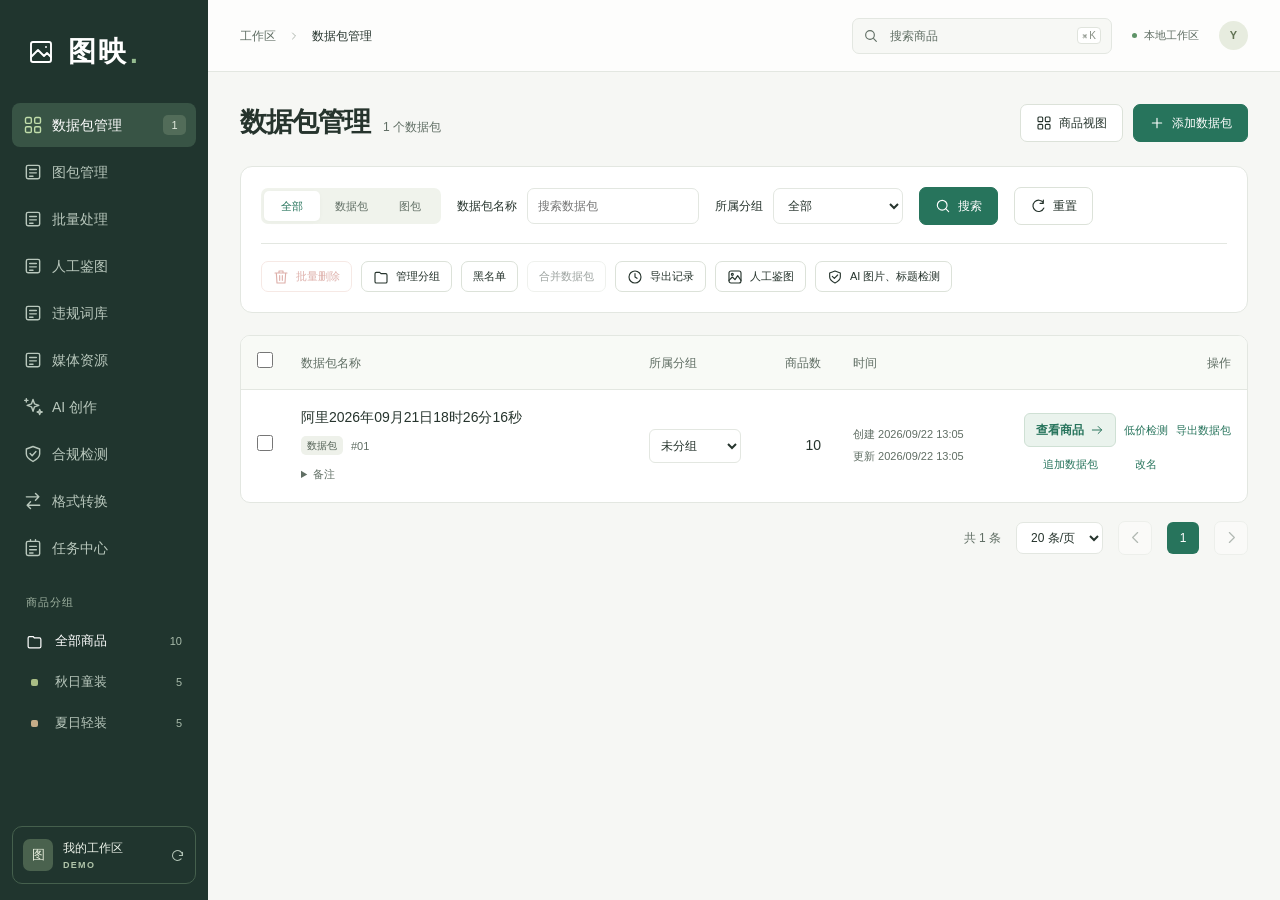
<file: tuying/index.html>
<!doctype html>
<html lang="zh-CN">
<head>
  <meta charset="utf-8">
  <meta name="viewport" content="width=device-width, initial-scale=1">
  <meta name="theme-color" content="#20352e">
  <title>图映 · 数据包管理</title>
  <link rel="icon" href="data:image/svg+xml,%3Csvg xmlns='http://www.w3.org/2000/svg' viewBox='0 0 48 48'%3E%3Crect width='48' height='48' rx='12' fill='%2320352e'/%3E%3Cpath d='M13 15h22v18H13zM18 28l5-5 5 5 4-4M19 20h.1' fill='none' stroke='%23e7eee7' stroke-width='2' stroke-linejoin='round' stroke-linecap='round'/%3E%3C/svg%3E">
  <link rel="stylesheet" href="styles.css?v=20260922-lists4">
  <link rel="stylesheet" href="workbench.css?v=20260922-lists4">
  <link rel="stylesheet" href="bulk.css?v=20260922-lists4">
  <link rel="stylesheet" href="lists.css?v=20260922-lists4">
  <script src="data.js?v=20260922-lists4" defer></script>
  <script src="core.js?v=20260922-lists4" defer></script>
  <script src="workbench.js?v=20260922-lists4" defer></script>
  <script src="bulk.js?v=20260922-lists4" defer></script>
  <script src="app.js?v=20260922-lists4" defer></script>
</head>
<body>
  <a class="skip-link" href="#main">跳到内容</a>
  <aside class="sidebar" aria-label="主侧栏">
    <a class="brand" href="#library" aria-label="图映 数据包管理">
      <span class="brand-mark"><svg viewBox="0 0 32 32" aria-hidden="true"><path d="M8 6h16a2 2 0 0 1 2 2v16a2 2 0 0 1-2 2H8a2 2 0 0 1-2-2V8a2 2 0 0 1 2-2Z"/><path d="m6 21 7-7 6 6 3-3 4 4M21 11h.01"/></svg></span>
      <span>图映</span><span class="brand-period">.</span>
    </a>
    <div class="sidebar-scroll">
    <nav class="primary-nav" aria-label="工作区">
      <button class="nav-item active" data-nav="library" type="button"><svg viewBox="0 0 24 24" aria-hidden="true"><rect x="3" y="3" width="7" height="7" rx="1.6"/><rect x="14" y="3" width="7" height="7" rx="1.6"/><rect x="3" y="14" width="7" height="7" rx="1.6"/><rect x="14" y="14" width="7" height="7" rx="1.6"/></svg><span>数据包管理</span><span class="nav-count" id="libraryCount">1</span></button>
      <button class="nav-item" data-nav="albums" type="button"><svg viewBox="0 0 24 24" aria-hidden="true"><rect x="4" y="4" width="16" height="16" rx="2"/><path d="M8 9h8M8 13h8M8 17h4"/></svg><span>图包管理</span></button><button class="nav-item" data-nav="bulk" type="button"><svg viewBox="0 0 24 24" aria-hidden="true"><rect x="4" y="4" width="16" height="16" rx="2"/><path d="M8 9h8M8 13h8M8 17h4"/></svg><span>批量处理</span></button><button class="nav-item" data-nav="inspect" type="button"><svg viewBox="0 0 24 24" aria-hidden="true"><rect x="4" y="4" width="16" height="16" rx="2"/><path d="M8 9h8M8 13h8M8 17h4"/></svg><span>人工鉴图</span></button><button class="nav-item" data-nav="words" type="button"><svg viewBox="0 0 24 24" aria-hidden="true"><rect x="4" y="4" width="16" height="16" rx="2"/><path d="M8 9h8M8 13h8M8 17h4"/></svg><span>违规词库</span></button><button class="nav-item" data-nav="media" type="button"><svg viewBox="0 0 24 24" aria-hidden="true"><rect x="4" y="4" width="16" height="16" rx="2"/><path d="M8 9h8M8 13h8M8 17h4"/></svg><span>媒体资源</span></button><button class="nav-item" data-nav="studio" type="button"><svg viewBox="0 0 24 24" aria-hidden="true"><path d="m12 3 1.8 5.2L19 10l-5.2 1.8L12 17l-1.8-5.2L5 10l5.2-1.8L12 3ZM20 15l.8 2.2L23 18l-2.2.8L20 21l-.8-2.2L17 18l2.2-.8L20 15ZM4 2v4M2 4h4"/></svg><span>AI 创作</span></button>
      <button class="nav-item" data-nav="review" type="button"><svg viewBox="0 0 24 24" aria-hidden="true"><path d="m12 3 8 3v6c0 4.5-8 9-8 9s-8-4.5-8-9V6l8-3Z"/><path d="m8.5 11.5 2.5 2.5 4.5-5"/></svg><span>合规检测</span></button>
      <button class="nav-item" data-nav="export" type="button"><svg viewBox="0 0 24 24" aria-hidden="true"><path d="M4 7h15m-4-4 4 4-4 4M20 17H5m4-4-4 4 4 4"/></svg><span>格式转换</span></button>
      <button class="nav-item" data-nav="tasks" type="button"><svg viewBox="0 0 24 24" aria-hidden="true"><rect x="4" y="4" width="16" height="17" rx="2"/><path d="M9 4V2m6 2V2M8 10h8M8 14h8M8 18h4"/></svg><span>任务中心</span><span class="nav-task-dot" id="taskDot" hidden></span></button>
    </nav>
    <div class="sidebar-section-title">商品分组</div>
    <nav class="group-nav" aria-label="商品分组">
      <button class="sidebar-group active" data-group="all" type="button"><svg viewBox="0 0 24 24" aria-hidden="true"><path d="M3 7a2 2 0 0 1 2-2h5l2 2h7a2 2 0 0 1 2 2v10a2 2 0 0 1-2 2H5a2 2 0 0 1-2-2V7Z"/></svg><span>全部商品</span><span id="groupCountAll">10</span></button>
      <button class="sidebar-group" data-group="秋日童装" type="button"><span class="group-dot dot-olive"></span><span>秋日童装</span><span id="groupCountAutumn">5</span></button>
      <button class="sidebar-group" data-group="夏日轻装" type="button"><span class="group-dot dot-sand"></span><span>夏日轻装</span><span id="groupCountSummer">5</span></button>
    </nav>
    </div>
    <div class="sidebar-bottom">
      <button class="workspace-switch" data-action="reset" type="button" aria-label="重置演示"><span class="workspace-avatar">图</span><span class="workspace-name">我的工作区<span class="demo-badge">DEMO</span></span><svg viewBox="0 0 24 24" aria-hidden="true"><path d="M20 7v5h-5M20 12a8 8 0 1 0-2.2 5.5"/></svg></button>
    </div>
  </aside>
  <button class="sidebar-scrim" data-action="toggle-menu" type="button" aria-label="收起菜单" tabindex="-1"></button>
  <div class="workspace">
    <header class="topbar">
      <div class="topbar-leading"><button class="icon-button mobile-menu" id="menuMobile" data-action="toggle-menu" aria-label="展开菜单" aria-expanded="false" type="button"><svg viewBox="0 0 24 24" aria-hidden="true"><path d="M4 6h16M4 12h16M4 18h16"/></svg></button><div class="breadcrumb"><span>工作区</span><svg viewBox="0 0 24 24" aria-hidden="true"><path d="m9 6 6 6-6 6"/></svg><span id="breadcrumb">商品资产</span></div></div>
      <div class="topbar-trailing"><label class="global-search"><svg viewBox="0 0 24 24" aria-hidden="true"><circle cx="10.5" cy="10.5" r="6.5"/><path d="m16 16 4 4"/></svg><input id="globalSearch" type="search" placeholder="搜索商品" aria-label="搜索商品" autocomplete="off"><kbd>⌘ K</kbd></label><span class="local-status"><i></i>本地工作区</span><span class="profile-avatar" aria-label="当前工作区">Y</span></div>
    </header>
    <main id="main" tabindex="-1"></main>
  </div>
  <dialog id="dialog" aria-label="商品编辑"></dialog>
  <dialog id="lightbox" class="lightbox" aria-label="图片预览"></dialog>
  <div id="toast" role="status" aria-live="polite"></div>
  <div id="hoverPreview" class="hover-preview" popover="manual" aria-hidden="true"></div>
</body>
</html>
</file>
<file: tuying/styles.css>
:root{--nav:#20352e;--nav-hover:#2b4439;--canvas:#f6f7f4;--panel:#fff;--text:#26342d;--muted:#606e64;--subtle:#69746b;--primary:#27745c;--primary-hover:#1d5f4a;--primary-soft:#eaf3ed;--border:#e3e7e1;--danger:#b75145;--danger-soft:#fcf0ed;--warning:#7d5b23;--warning-soft:#faf3e5;--radius:12px;--shadow:0 12px 38px rgba(27,46,34,.1);--transition:150ms ease}
*{box-sizing:border-box}html{scroll-behavior:smooth}body{margin:0;background:var(--canvas);color:var(--text);font-family:"PingFang SC","Helvetica Neue","Microsoft YaHei",sans-serif;font-size:14px;line-height:1.5;-webkit-font-smoothing:antialiased}button,input,select,textarea{font:inherit}button,a,input,select,textarea{-webkit-tap-highlight-color:transparent}button{cursor:pointer}button,a,input,select,textarea{outline-offset:4px}button:focus-visible,a:focus-visible,input:focus-visible,select:focus-visible,textarea:focus-visible{outline:2px solid var(--primary)}button{color:inherit}button:disabled{cursor:not-allowed;opacity:.45}a{color:inherit;text-decoration:none}img{max-width:100%;display:block}svg{width:20px;height:20px;flex-shrink:0;fill:none;stroke:currentColor;stroke-width:1.7;stroke-linecap:round;stroke-linejoin:round}h1,h2,h3,p{margin:0}h1{font-size:27px;font-weight:600;letter-spacing:-1px;line-height:1.4}h2{font-size:17px;font-weight:600;letter-spacing:-.3px}h3{font-size:15px;font-weight:600}small{font-size:12px}input[type=checkbox]{width:16px;height:16px;accent-color:var(--primary);cursor:pointer;margin:0;flex-shrink:0}input[type=range]{accent-color:var(--primary);width:100%}[hidden]{display:none!important}.skip-link{position:fixed;top:8px;left:230px;z-index:100;background:#fff;padding:8px 14px;transform:translateY(-70px)}.skip-link:focus{transform:translateY(0)}
.sidebar{width:208px;position:fixed;left:0;top:0;bottom:0;display:flex;flex-direction:column;background:var(--nav);color:#e5ebe5;padding:28px 16px 16px;z-index:30}.brand{display:flex;align-items:center;padding:0 12px;gap:10px;color:#fff;font-size:28px;font-weight:600;letter-spacing:2px;width:max-content}.brand-mark{width:34px;height:38px;display:grid;place-items:center}.brand-mark svg{width:32px;height:32px;stroke-width:1.9}.brand-period{color:#94bb8f;margin-left:-8px;margin-top:5px}.primary-nav{display:grid;gap:6px;margin-top:40px}.nav-item,.sidebar-group{display:flex;align-items:center;width:100%;height:44px;border:0;border-radius:8px;background:transparent;color:#b8c7bc;gap:12px;text-align:left;padding:0 13px;transition:background var(--transition),color var(--transition)}.nav-item:hover,.sidebar-group:hover{background:var(--nav-hover);color:#fff}.nav-item.active{background:#385445;color:#fff}.nav-item.active svg{color:#c0ddaa}.nav-item>span:first-of-type{flex:1}.nav-count{font-size:11px;background:#526c59;border-radius:5px;line-height:20px;min-width:23px;text-align:center;color:#e2ebde}.nav-task-dot{width:6px;height:6px;background:#b3d195;border-radius:50%}.sidebar-section-title{font-size:11px;color:#9db09f;margin:40px 14px 11px;letter-spacing:1px}.group-nav{display:grid;gap:2px}.sidebar-group{font-size:13px;height:39px;gap:12px;padding:0 14px}.sidebar-group>span:nth-last-child(2){flex:1}.sidebar-group>span:last-child{color:#a8bbab;font-size:11px}.sidebar-group.active{color:#fff}.sidebar-group svg{width:17px;height:17px}.group-dot{width:7px;height:7px;border-radius:2px;margin:0 5px}.dot-olive{background:#a9bd85}.dot-sand{background:#c5ad88}.sidebar-bottom{margin-top:auto;padding-top:24px}.workspace-switch{display:flex;align-items:center;gap:10px;width:100%;border:1px solid #45604d;background:transparent;padding:12px 10px;border-radius:10px;text-align:left;color:#ecf2e9}.workspace-avatar{width:30px;height:32px;border-radius:7px;display:grid;place-items:center;background:#4a624e;color:#e7eedc;font-size:13px}.workspace-name{flex:1;display:grid;gap:3px;font-size:12px}.demo-badge{color:#b1c5aa;letter-spacing:1.3px;font-size:9px;font-weight:600;line-height:1.2}.workspace-switch svg{width:15px;height:15px;color:#b1c3b5}.sidebar-scrim{display:none}.workspace{margin-left:208px;min-height:100vh}.topbar{height:72px;display:flex;align-items:center;justify-content:space-between;padding:0 32px;background:rgba(255,255,255,.75);border-bottom:1px solid var(--border);gap:18px}.topbar-leading,.topbar-trailing{display:flex;align-items:center;gap:20px}.breadcrumb{display:flex;align-items:center;gap:12px;font-size:12px;white-space:nowrap}.breadcrumb>span:first-child{color:var(--muted)}.breadcrumb svg{width:12px;height:12px;color:#a1aaa1}.global-search{height:36px;width:260px;display:flex;align-items:center;gap:9px;border:1px solid var(--border);background:#f7f8f5;border-radius:7px;padding:0 10px;color:var(--muted)}.global-search svg{width:16px;height:16px}.global-search input{min-width:0;width:100%;border:0;outline:none;background:transparent;font-size:12px;color:var(--text)}.global-search:focus-within{border-color:var(--primary);box-shadow:0 0 0 2px #27745c14}.global-search input:focus-visible{outline:none}.global-search input::placeholder{color:var(--muted)}kbd{font-family:inherit;border:1px solid #e0e4dd;border-radius:4px;background:#fff;font-size:10px;padding:0 4px;white-space:nowrap;color:#868e84}.local-status{font-size:11px;color:var(--muted);display:flex;align-items:center;gap:7px;white-space:nowrap}.local-status i{width:5px;height:5px;background:#5e9367;border-radius:50%}.profile-avatar{width:29px;height:29px;border-radius:50%;background:#e7ecdf;color:#617253;font-size:11px;font-weight:600;display:grid;place-items:center}.mobile-menu{display:none!important}#main{max-width:1760px;margin:0 auto;padding:32px 32px 92px;outline:none}.page-head{display:flex;align-items:center;justify-content:space-between;gap:16px;margin-bottom:24px;min-height:38px}.page-head h1{display:flex;align-items:center;gap:12px}.page-head h1>span{font-size:13px;letter-spacing:0;font-weight:400;color:var(--muted)}.page-actions{display:flex;align-items:center;gap:10px}.button{min-height:38px;padding:8px 15px;border:1px solid #dce2d9;border-radius:7px;display:inline-flex;align-items:center;justify-content:center;gap:7px;background:#fff;color:var(--text);font-size:12px;font-weight:500;white-space:nowrap;transition:background var(--transition),border-color var(--transition),box-shadow var(--transition)}.button:hover{background:#f3f6ef;border-color:#bac8b9}.button svg{width:16px;height:16px}.button.primary{background:var(--primary);border-color:var(--primary);color:white}.button.primary:hover{background:var(--primary-hover);border-color:var(--primary-hover)}.button.danger{color:var(--danger);border-color:#edcfc7;background:#fff}.button.danger:hover{background:var(--danger-soft)}.button.small{min-height:31px;padding:5px 11px;font-size:11px}.button.ghost{border-color:transparent;background:transparent}.button.ghost:hover{background:#edf1e9}.icon-button{width:34px;height:34px;display:inline-flex;align-items:center;justify-content:center;border:1px solid var(--border);border-radius:7px;background:#fff;flex-shrink:0;transition:background var(--transition),border-color var(--transition)}.icon-button:hover{background:#edf2e9;border-color:#bdcabb}.icon-button svg{width:17px;height:17px}.icon-button.danger{color:var(--danger)}
.collection-strip{display:grid;grid-template-columns:repeat(3,minmax(0,1fr));gap:14px;margin-bottom:28px}.collection-tile{display:flex;align-items:center;gap:13px;text-align:left;padding:17px 18px;background:#fdfefb;border:1px solid var(--border);border-radius:10px;min-height:77px;transition:background var(--transition),border-color var(--transition)}.collection-tile:hover{background:#f1f5ed;border-color:#bccbb9}.collection-tile.active{background:#eef3e8;border-color:#bfd0b2}.collection-icon{width:38px;height:38px;background:#e9efdf;display:grid;place-items:center;border-radius:8px;color:#748461;flex-shrink:0}.collection-tile:nth-child(2) .collection-icon{background:#eeebe2;color:#99846b}.collection-tile:nth-child(3) .collection-icon{background:#e7ece6;color:#758875}.collection-info{display:grid;gap:5px;flex:1;font-size:13px;font-weight:500}.collection-info small,.collection-info>span+span{font-size:11px;font-weight:400;color:var(--muted)}.collection-count{font-size:20px;font-weight:500;font-variant-numeric:tabular-nums;color:#718066}.tabs{display:flex;align-items:center;gap:26px;border-bottom:1px solid var(--border);margin-bottom:20px;min-height:45px}.tab{display:inline-flex;align-items:center;gap:7px;align-self:stretch;padding:0 1px 13px;border:0;border-bottom:2px solid transparent;background:transparent;font-size:13px;color:var(--muted);white-space:nowrap}.tab:hover{color:var(--primary)}.tab.active{border-bottom-color:var(--primary);color:var(--primary);font-weight:600}.tab-count{font-size:10px;line-height:18px;padding:0 5px;border-radius:4px;background:#e8ece4;color:#707c69;min-width:19px}.tab.active .tab-count{background:#dfedda;color:#4f7145}.toolbar{display:flex;align-items:center;justify-content:space-between;gap:14px;margin-bottom:20px}.toolbar-left,.toolbar-right{display:flex;align-items:center;gap:10px;min-width:0}.toolbar-left>span,.toolbar-right>span{font-size:12px;color:var(--muted)}.select-control{min-height:34px;max-width:100%;border:1px solid var(--border);border-radius:7px;background:#fff;color:var(--text);padding:5px 28px 5px 11px;font-size:12px;cursor:pointer}.search-field{display:flex;align-items:center;gap:8px;min-height:35px;border:1px solid var(--border);border-radius:7px;background:#fff;padding:0 10px}.search-field svg{width:15px;height:15px;color:var(--muted)}.search-field input{width:180px;border:0;background:transparent;outline:none;font-size:12px;min-width:0}.view-switch{display:flex;border:1px solid var(--border);border-radius:7px;background:#fff;padding:3px;gap:3px}.view-switch button{width:29px;height:27px;display:grid;place-items:center;border:0;background:transparent;border-radius:4px;color:#8a9485}.view-switch button.active{color:var(--primary);background:#eaf2e5}.view-switch svg{width:15px;height:15px}.product-grid{display:grid;grid-template-columns:repeat(4,minmax(0,1fr));gap:20px}.product-card{min-width:0;background:#fff;border:1px solid var(--border);border-radius:11px;overflow:hidden;position:relative;transition:border-color var(--transition),box-shadow var(--transition)}.product-card:hover{border-color:#bacab4;box-shadow:0 5px 16px #23352a07}.product-card.selected{border-color:var(--primary);box-shadow:0 0 0 1px var(--primary)}.product-visual{position:relative;aspect-ratio:1/1.055;overflow:hidden;background:#eaeae3;cursor:pointer}.product-image{width:100%;height:100%;object-fit:cover;transition:transform 240ms ease}.product-card:hover .product-image{transform:scale(1.025)}.card-select{position:absolute;top:12px;left:12px;z-index:2;width:25px;height:25px;display:grid;place-items:center;border-radius:5px;background:#ffffffea;box-shadow:0 1px 5px #00000008}.card-select input{width:14px;height:14px}.card-badge{position:absolute;top:12px;right:12px;font-size:10px;padding:3px 7px;line-height:17px;border-radius:5px;background:#ffffffed;color:#59654f;max-width:calc(100% - 55px);white-space:nowrap}.card-badge.warning{color:#93652d;background:#fff6e5ed}.card-badge.success{color:#427151;background:#eaf6e9ed}.card-badge>svg{width:11px;height:11px;vertical-align:-1px;margin-right:3px}.card-actions{position:absolute;bottom:12px;right:12px;display:flex;gap:6px;opacity:0;transform:translateY(3px);transition:opacity 160ms ease,transform 160ms ease}.product-card:hover .card-actions,.product-card:focus-within .card-actions{opacity:1;transform:none}.card-actions .icon-button{width:31px;height:31px;border:0;background:#fffefa;box-shadow:0 2px 7px #0000000c}.card-actions .icon-button svg{width:15px;height:15px}.product-info{padding:14px 14px 12px}.product-title{font-size:13px;font-weight:500;line-height:1.6;white-space:nowrap;overflow:hidden;text-overflow:ellipsis}.product-meta{display:flex;align-items:center;gap:6px;color:var(--muted);font-size:10px;margin-top:6px;overflow:hidden;white-space:nowrap}.product-meta>span+span::before{content:"·";margin-right:6px;color:#9ca594}.product-price{font-size:15px;font-weight:600;letter-spacing:-.4px;font-variant-numeric:tabular-nums}.product-price small{font-size:11px;font-weight:400;margin-right:1px}.product-footer{display:flex;align-items:center;justify-content:space-between;gap:10px;margin-top:13px}.product-footer>span:last-child{font-size:10px;color:var(--muted)}.product-footer .status-pill{font-size:9px;padding:2px 5px}.selection-bar{position:fixed;bottom:24px;left:calc(50% + 104px);transform:translateX(-50%);z-index:25;display:flex;align-items:center;gap:12px;padding:11px 13px 11px 19px;max-width:calc(100vw - 260px);border:1px solid #d8e2d3;border-radius:11px;background:#fff;box-shadow:0 12px 35px #20352e20;white-space:nowrap}.selection-bar>span{font-size:12px;font-weight:500;padding-right:8px}.empty-state{min-height:300px;display:flex;flex-direction:column;align-items:center;justify-content:center;gap:18px;color:var(--muted);border:1px dashed #d5dfcd;border-radius:12px;background:#fbfcf9}.empty-state>svg{width:36px;height:36px;color:#9ead94}.empty-state h2{font-size:16px;color:#4b5a43}.product-grid.list-view{display:flex;flex-direction:column;gap:10px}.product-grid.list-view .product-card{display:flex;align-items:center}.product-grid.list-view .product-visual{width:100px;aspect-ratio:1;flex-shrink:0}.product-grid.list-view .product-info{flex:1;display:grid;grid-template-columns:minmax(200px,1fr) 150px 220px;align-items:center;gap:20px}.product-grid.list-view .product-meta,.product-grid.list-view .product-footer{margin:0}.product-grid.list-view .card-badge{display:none}
.studio-layout{display:grid;grid-template-columns:292px minmax(0,1fr);gap:24px;align-items:start}.studio-controls{display:grid;gap:23px;background:#fff;border:1px solid var(--border);border-radius:var(--radius);padding:22px}.field{display:grid;gap:9px;min-width:0}.field-label{display:flex;align-items:center;justify-content:space-between;gap:8px;font-size:12px;font-weight:500;color:#45503f}.field input:not([type=checkbox]):not([type=range]),.field select,.field textarea,.detail-editor input:not([type=checkbox]),.detail-editor select,.detail-editor textarea{width:100%;min-width:0;border:1px solid #dce3d5;background:#fff;border-radius:7px;padding:10px 11px;font-size:12px;color:var(--text);line-height:1.5}.field textarea{resize:vertical;min-height:92px}.field input::placeholder,.field textarea::placeholder{color:#8b9584}.segmented{display:flex;padding:3px;border-radius:7px;background:#f0f3ec;gap:3px}.segment{flex:1;min-width:0;border:0;border-radius:5px;padding:7px 6px;background:transparent;color:var(--muted);font-size:11px;white-space:nowrap}.segment.active{background:#fff;color:var(--primary);box-shadow:0 1px 4px #24341c08;font-weight:500}.source-picker{display:grid;grid-template-columns:repeat(3,minmax(0,1fr));gap:8px}.source-thumb{position:relative;border:1px solid var(--border);border-radius:8px;overflow:hidden;background:#f3f4ef;padding:0;aspect-ratio:1}.source-thumb img{width:100%;height:100%;object-fit:cover}.source-thumb.active{border:2px solid var(--primary)}.source-thumb.active::after{content:"✓";position:absolute;bottom:3px;right:3px;border-radius:50%;width:16px;height:16px;font-size:10px;display:grid;place-items:center;background:var(--primary);color:#fff}.studio-preview{background:#fff;border:1px solid var(--border);border-radius:var(--radius);overflow:hidden}.preview-toolbar{display:flex;align-items:center;justify-content:space-between;gap:12px;padding:16px 20px;border-bottom:1px solid var(--border);font-size:12px}.preview-toolbar>div{display:flex;align-items:center;gap:8px}.preview-stage{min-height:430px;position:relative;padding:24px;display:flex;align-items:center;justify-content:center;gap:16px;background:#f0f2ec;overflow:hidden}.preview-stage>img{max-height:492px;max-width:100%;width:auto;border-radius:5px;object-fit:contain}.preview-stage>video{max-width:100%;max-height:500px;border-radius:7px}.preview-stage.comparison{display:grid;grid-template-columns:1fr 1fr;gap:16px;align-items:center}.preview-stage.comparison img{width:100%;height:100%;object-fit:contain;max-height:410px}.comparison-label{position:absolute;top:12px;left:12px;background:#ffffffdf;font-size:10px;border-radius:5px;padding:4px 8px;color:#5e6a54;z-index:1}.preview-stage>figure{position:relative;margin:0;min-width:0}.preview-stage>figure img{max-height:430px;width:100%;object-fit:contain;border-radius:6px}.result-grid{display:grid;grid-template-columns:repeat(4,minmax(0,1fr));gap:12px;padding:20px}.result-tile{aspect-ratio:1;position:relative;padding:0;background:#f0f3eb;border:2px solid transparent;border-radius:8px;overflow:hidden;cursor:pointer}.result-tile img{height:100%;width:100%;object-fit:cover}.result-tile.active{border-color:var(--primary)}.result-tile span{position:absolute;left:7px;bottom:7px;background:#ffffffdf;border-radius:4px;padding:3px 6px;font-size:10px}.preview-empty{display:flex;align-items:center;justify-content:center;flex-direction:column;gap:15px;color:var(--muted);min-height:300px}.preview-empty>svg{width:40px;height:40px;color:#9aaa8f}.progress-track{height:5px;border-radius:9px;background:#e6ebdf;overflow:hidden}.progress-fill{height:100%;background:var(--primary);border-radius:9px;transition:width 350ms ease}.studio-controls>.button{width:100%}.studio-controls>.button.primary{min-height:42px}
.review-summary{display:flex;align-items:center;gap:0;border:1px solid var(--border);background:#fff;border-radius:var(--radius);margin-bottom:25px;padding:21px 4px}.review-stat{flex:1;padding:0 23px;display:flex;align-items:center;gap:14px;border-right:1px solid var(--border)}.review-stat:last-child{border:0}.review-stat>strong{font-size:25px;font-weight:500;letter-spacing:-.5px;font-variant-numeric:tabular-nums}.review-stat>span{font-size:12px;color:var(--muted)}.review-stat.warning>strong{color:#a07e44}.review-stat.success>strong{color:var(--primary)}.review-layout{display:grid;grid-template-columns:245px minmax(0,1fr);gap:24px}.review-filters{align-self:start;border:1px solid var(--border);background:#fff;border-radius:var(--radius);padding:20px;display:grid;gap:18px}.review-filters h2{font-size:14px;margin-bottom:4px}.check-row{display:flex;align-items:center;gap:9px;font-size:12px;min-height:24px;cursor:pointer}.check-row>span{flex:1}.check-row>small{color:var(--muted);font-size:11px}.review-filters .field{padding-top:8px}.risk-list{display:grid;gap:12px;align-content:start}.risk-item{display:flex;align-items:center;gap:17px;border:1px solid var(--border);background:#fff;padding:15px;border-radius:10px;min-width:0}.risk-thumb{width:76px;height:81px;border-radius:7px;object-fit:cover;flex-shrink:0;background:#e9ece3}.risk-body{flex:1;min-width:0;display:grid;gap:8px}.risk-body h3{font-size:12px;white-space:nowrap;overflow:hidden;text-overflow:ellipsis;font-weight:500}.risk-body p{font-size:12px;color:var(--muted);line-height:1.6}.risk-type{font-size:10px;display:flex;align-items:center;gap:7px;color:var(--warning)}.risk-type svg{width:13px;height:13px}.risk-actions{display:flex;align-items:center;gap:8px;flex-shrink:0}.status-pill{display:inline-flex;align-items:center;gap:5px;width:max-content;max-width:100%;padding:4px 8px;border-radius:5px;background:#eef1e9;color:#63715b;font-size:10px;font-weight:500;line-height:1.5;white-space:nowrap}.status-pill.warning{background:var(--warning-soft);color:var(--warning)}.status-pill.success{background:#eaf4e7;color:#4b7946}.status-pill.neutral{background:#eef1ea;color:#6a7563}.status-pill svg{width:12px;height:12px}.scan-progress{margin-bottom:20px;padding:15px 18px;background:#fff;border:1px solid var(--border);border-radius:9px;display:grid;gap:11px;font-size:12px}.scan-progress>div:first-child{display:flex;align-items:center;justify-content:space-between}.risk-body mark{color:#a86c2e;background:#faf0dc;border-radius:3px;padding:1px 3px}
.export-layout{display:grid;grid-template-columns:minmax(300px,.92fr) minmax(360px,1.15fr);gap:24px;align-items:start}.export-settings{padding:24px;background:#fff;border:1px solid var(--border);border-radius:var(--radius);display:grid;gap:24px}.export-settings h2,.export-preview h2{font-size:15px}.platform-grid{display:grid;grid-template-columns:1fr 1fr;gap:10px}.platform-option{display:flex;align-items:center;justify-content:center;gap:9px;min-height:62px;border:1px solid var(--border);border-radius:8px;background:#fff;font-size:12px}.platform-option:hover{border-color:#b3c8ac}.platform-option.active{background:#f0f6eb;border-color:#729865;color:#416b37}.platform-option svg{width:21px;height:21px}.platform-option .platform-mark{width:27px;height:27px;border-radius:7px;background:#eef1e8;display:grid;place-items:center;font-size:11px;font-weight:600}.export-preview{padding:24px;background:#fff;border:1px solid var(--border);border-radius:var(--radius);min-height:430px}.export-preview h2{margin-bottom:19px}.export-file{display:flex;align-items:center;gap:13px;padding:14px 0;border-bottom:1px solid #ecf0e7}.file-icon{width:37px;height:41px;border:1px solid #dfe5d8;border-radius:6px;display:grid;place-items:center;color:#789567;background:#f3f6ee;flex-shrink:0}.file-icon svg{width:20px;height:20px}.file-detail{display:grid;gap:4px;min-width:0;flex:1;font-size:12px}.file-detail small{font-size:10px;color:var(--muted)}.export-file>span:last-child{font-size:11px;color:var(--muted)}.export-summary{display:flex;justify-content:space-between;align-items:center;gap:12px;margin-top:22px;padding-top:5px;font-size:12px;color:var(--muted)}.export-summary strong{color:var(--text);font-size:13px;font-weight:500}.export-settings .button.primary{min-height:42px}.export-file.indent{padding-left:18px}.export-preview pre{background:#f6f8f1;border:1px solid var(--border);border-radius:7px;padding:13px;font-size:11px;line-height:1.8;overflow:auto;color:#617157}
.task-table{background:#fff;border:1px solid var(--border);border-radius:var(--radius);overflow:hidden}.task-row{display:flex;align-items:center;gap:17px;padding:20px 23px;border-bottom:1px solid var(--border)}.task-row:last-child{border-bottom:0}.task-icon{width:42px;height:42px;display:grid;place-items:center;border-radius:9px;color:#6c8660;background:#eef3e8;flex-shrink:0}.task-content{flex:1;min-width:0;display:grid;gap:5px}.task-content h3{font-size:13px;font-weight:500}.task-content p{font-size:11px;color:var(--muted)}.task-progress{width:150px;display:grid;gap:6px;flex-shrink:0}.task-progress>span{font-size:10px;color:var(--muted);text-align:right}.task-status{width:90px;display:flex;justify-content:center;flex-shrink:0}.task-row>.button{min-width:66px}
dialog{color:var(--text);border:1px solid #d5dfce;background:#fff;border-radius:15px;box-shadow:0 26px 90px #17261833;padding:0;width:560px;max-width:calc(100vw - 40px);max-height:calc(100dvh - 56px);overflow:auto}dialog[open]{animation:dialog-enter 150ms ease}dialog::backdrop{background:rgba(26,37,25,.36);backdrop-filter:blur(3px)}dialog.wide,dialog:has(.detail-layout){width:1020px}.modal-header{display:flex;align-items:center;justify-content:space-between;gap:16px;padding:22px 24px;border-bottom:1px solid var(--border)}.modal-title{font-size:17px;font-weight:600}.modal-body{padding:24px}.modal-footer{display:flex;align-items:center;justify-content:flex-end;gap:10px;padding:18px 24px;border-top:1px solid var(--border);background:#fbfcf9}.modal-footer>span{margin-right:auto;font-size:11px;color:var(--muted)}.form-grid{display:grid;grid-template-columns:1fr 1fr;gap:20px 16px}.form-grid>.full{grid-column:1/-1}.detail-layout{display:grid;grid-template-columns:minmax(0,1fr) minmax(300px,1fr);gap:26px}.detail-preview{min-width:0}.detail-preview>img{width:100%;aspect-ratio:1;object-fit:cover;border-radius:10px;background:#eef0e7;cursor:zoom-in}.detail-editor{min-width:0;display:grid;align-content:start;gap:18px}.detail-tabs{display:flex;gap:17px;border-bottom:1px solid var(--border);margin-bottom:14px;overflow-x:auto}.detail-tabs button{border:0;background:transparent;padding:10px 1px;border-bottom:2px solid transparent;font-size:12px;white-space:nowrap}.detail-tabs button.active{border-bottom-color:var(--primary);color:var(--primary)}.image-strip{display:flex;gap:8px;overflow-x:auto;margin-top:12px;padding-bottom:3px}.image-strip img,.image-strip button{width:58px;height:62px;object-fit:cover;border-radius:5px;flex-shrink:0;border:1px solid var(--border);padding:0;cursor:pointer}.image-strip button img{width:100%;height:100%;border:0}.image-strip button.active{border:2px solid var(--primary)}.image-strip img.active{border:2px solid var(--primary)}.sku-table{width:100%;border-collapse:collapse;font-size:11px;text-align:left}.sku-table th{font-size:10px;font-weight:400;color:var(--muted);padding:9px 8px;background:#f4f6f0;border-bottom:1px solid var(--border);white-space:nowrap}.sku-table td{padding:10px 8px;border-bottom:1px solid var(--border);vertical-align:middle}.sku-table input{padding:5px 6px!important;border-radius:4px!important;min-width:50px!important;font-size:11px!important}.sku-table th:first-child{border-radius:5px 0 0 5px}.sku-table th:last-child{border-radius:0 5px 5px 0}.image-manager{display:grid;grid-template-columns:repeat(3,minmax(0,1fr));gap:10px}.image-tile{position:relative;aspect-ratio:1;overflow:hidden;border:1px solid var(--border);border-radius:7px;background:#eef0e7}.image-tile img{width:100%;height:100%;object-fit:cover;cursor:zoom-in}.image-tools{position:absolute;bottom:5px;right:5px;display:flex;gap:4px}.image-tools button{width:26px;height:26px;background:#fffc;border:0;border-radius:4px;display:grid;place-items:center}.image-tools button svg{width:13px;height:13px}.image-tools button:last-child{color:var(--danger)}.detail-row{display:flex;align-items:center;justify-content:space-between;gap:12px;font-size:12px}.detail-row>span:first-child{color:var(--muted)}.editor-title{font-size:13px;font-weight:500;margin:6px 0 2px}.label-row{display:flex;align-items:center;justify-content:space-between;font-size:12px;gap:10px}.label-row>span{color:var(--muted)}.lightbox{width:auto;max-width:calc(100vw - 56px);max-height:calc(100dvh - 42px);background:#f6f7f2;border:0;border-radius:12px;overflow:hidden}.lightbox-image{width:auto;height:auto;max-width:calc(100vw - 64px);max-height:calc(100dvh - 114px);object-fit:contain;margin:0 auto}.lightbox-toolbar{display:flex;justify-content:space-between;align-items:center;gap:24px;min-height:54px;padding:10px 16px;font-size:12px;background:#fff}.lightbox-toolbar>div{display:flex;align-items:center;gap:8px}.hover-preview{position:fixed;z-index:60;width:280px;pointer-events:none;padding:6px;border:1px solid #d4dfcd;border-radius:10px;background:#fff;box-shadow:0 14px 50px #1b2e2230}.hover-preview img{width:100%;height:320px;object-fit:contain;border-radius:5px;background:#f2f3ed}#toast{position:fixed;left:calc(50% + 104px);bottom:30px;transform:translate(-50%,16px);z-index:100;pointer-events:none;background:#233e2f;color:#fff;box-shadow:0 10px 26px #20352e26;border-radius:8px;padding:11px 18px;font-size:12px;opacity:0;max-width:calc(100vw - 40px);transition:opacity 150ms ease,transform 150ms ease}#toast.show,#toast.visible{opacity:1;transform:translate(-50%,0)}@keyframes dialog-enter{from{opacity:0;transform:translateY(6px)}to{opacity:1;transform:translateY(0)}}
@media(min-width:1600px){.product-grid{grid-template-columns:repeat(5,minmax(0,1fr))}.product-visual{aspect-ratio:1/1.05}}
@media(max-width:1250px){.product-grid{grid-template-columns:repeat(3,minmax(0,1fr))}.topbar{padding:0 26px}#main{padding:28px 26px 85px}.global-search{width:215px}.topbar-trailing{gap:16px}.local-status{display:none}.studio-layout{grid-template-columns:270px minmax(0,1fr);gap:18px}.studio-controls{padding:18px}.review-layout{grid-template-columns:220px minmax(0,1fr);gap:18px}.risk-actions{flex-direction:column;align-items:stretch}.review-stat{padding:0 15px;gap:9px}.review-stat>strong{font-size:23px}.export-layout{grid-template-columns:1fr 1fr;gap:18px}.export-settings,.export-preview{padding:20px}}
@media(max-width:980px){.sidebar{width:184px;padding-left:12px;padding-right:12px}.workspace{margin-left:184px}.brand{padding:0 10px}.topbar{padding:0 22px}.topbar-trailing{gap:12px}.global-search{width:190px}.global-search kbd{display:none}#main{padding:26px 22px 80px}.product-grid{grid-template-columns:repeat(2,minmax(0,1fr));gap:16px}.collection-strip{gap:9px}.collection-tile{padding:14px 11px;gap:9px}.collection-icon{width:30px;height:33px}.collection-info{font-size:12px}.collection-count{font-size:17px}.selection-bar,#toast{left:calc(50% + 92px)}.selection-bar{gap:8px;max-width:calc(100vw - 218px)}.selection-bar .button{padding-left:9px;padding-right:9px;font-size:11px}.studio-layout{grid-template-columns:230px minmax(0,1fr);gap:14px}.studio-controls{padding:15px;gap:19px}.preview-stage{padding:18px;min-height:350px}.preview-toolbar{padding:14px}.result-grid{padding:14px;gap:8px}.review-layout{grid-template-columns:1fr}.review-filters{display:flex;align-items:center;flex-wrap:wrap;gap:15px;padding:15px}.review-filters h2{margin:0 8px 0 0}.review-filters .field{padding:0;width:130px}.review-filters>.button{margin-left:auto}.review-filters .field-label{display:none}.risk-actions{flex-direction:row}.export-layout{grid-template-columns:1fr}.export-preview{min-height:0}.task-row{padding:17px;gap:12px}.task-progress{width:90px}.task-status{width:65px}.detail-layout{gap:18px}.product-grid.list-view .product-info{grid-template-columns:minmax(0,1fr)}.product-grid.list-view .product-meta{display:none}.product-grid.list-view .product-footer{justify-content:flex-start;gap:20px}}
@media(max-width:760px){.sidebar{width:230px;transform:translateX(-100%);transition:transform 200ms ease;z-index:50}.workspace{margin-left:0}.mobile-menu{display:inline-flex!important;border:0;background:transparent;width:30px;margin-left:-5px}.topbar{height:64px;padding:0 20px;gap:12px}.topbar-leading{gap:10px}.breadcrumb{gap:8px}.breadcrumb>span:first-child,.breadcrumb>svg{display:none}.topbar-trailing{gap:12px}.global-search{width:180px}.profile-avatar{display:none}.sidebar-open .sidebar,.menu-open .sidebar{transform:none}.sidebar-open .sidebar-scrim,.menu-open .sidebar-scrim{display:block;position:fixed;inset:0;background:#162c214d;border:0;z-index:45}.sidebar-open,.menu-open{overflow:hidden}#main{padding:24px 20px 88px}.page-head{margin-bottom:22px;align-items:center}.page-head h1{font-size:24px}.page-actions{gap:7px}.page-actions .button{padding:7px 10px;font-size:11px;min-height:36px}.page-actions .button svg{width:14px;height:14px}.collection-strip{margin-bottom:22px}.collection-tile{padding:13px 10px;min-height:67px}.collection-icon{display:none}.collection-info{gap:4px}.collection-info small{font-size:10px}.collection-count{font-size:18px}.toolbar{gap:10px;flex-wrap:wrap}.toolbar-left,.toolbar-right{gap:8px}.select-control{font-size:11px;min-height:36px;padding-left:9px}.tabs{gap:22px;margin-bottom:18px}.tab{font-size:12px}.product-grid{gap:13px}.product-info{padding:12px}.product-title{font-size:12px}.product-meta{font-size:9px;gap:4px}.product-meta>span+span::before{margin-right:4px}.product-price{font-size:14px}.product-footer{margin-top:11px;gap:6px}.product-footer>span:last-child{font-size:9px}.card-actions{opacity:1;transform:none;bottom:9px;right:9px}.card-actions .icon-button{width:30px;height:30px}.card-actions .icon-button svg{width:14px;height:14px}.card-select{top:9px;left:9px}.card-badge{top:10px;right:8px;font-size:9px;padding:2px 5px}.selection-bar{left:50%;bottom:15px;width:calc(100% - 24px);max-width:none;gap:7px;padding:10px;justify-content:center;flex-wrap:wrap}.selection-bar>span{font-size:11px;padding-right:4px}.selection-bar .button{min-height:34px}#toast{left:50%;bottom:24px}.studio-layout{grid-template-columns:1fr}.studio-controls{display:grid;grid-template-columns:1fr 1fr;padding:18px;gap:18px}.studio-controls>.field:has(textarea),.studio-controls>.button,.studio-controls>.progress-track{grid-column:1/-1}.studio-preview{margin-top:2px}.source-picker{max-width:230px}.preview-stage{min-height:370px;padding:20px}.preview-stage>img{max-height:440px}.result-grid{gap:10px}.review-summary{padding:17px 2px;margin-bottom:18px}.review-stat{padding:0 13px;display:grid;gap:4px}.review-stat>strong{font-size:23px;line-height:1.3}.review-stat>span{font-size:10px}.risk-item{padding:13px;gap:12px;flex-wrap:wrap}.risk-thumb{width:63px;height:71px}.risk-actions{width:100%;justify-content:flex-end;padding-top:1px}.review-filters{gap:13px}.risk-body h3{font-size:12px}.risk-body p{font-size:11px}.export-layout{gap:18px}.task-row{flex-wrap:wrap}.task-content{min-width:140px}.task-progress{width:100px}.task-status{margin-left:auto}.task-row>.button{min-width:60px}.detail-layout{grid-template-columns:1fr}.detail-preview{max-width:390px;width:100%;margin:0 auto}.detail-editor{gap:16px}.modal-header{padding:17px 18px}.modal-body{padding:18px}.modal-footer{padding:15px 18px}dialog{max-width:calc(100vw - 24px);max-height:calc(100dvh - 32px);border-radius:12px}.image-manager{grid-template-columns:repeat(3,minmax(0,1fr))}.hover-preview{display:none!important}.icon-button{min-width:36px;min-height:36px}.studio-controls .button.primary{min-height:44px}.field input:not([type=checkbox]):not([type=range]),.field select,.field textarea{font-size:14px}.lightbox-toolbar{gap:10px}.lightbox-image{max-width:calc(100vw - 28px)}.lightbox{max-width:calc(100vw - 24px)}}
@media(max-width:430px){.topbar{padding:0 16px}.global-search{width:151px}.breadcrumb{font-size:11px}#main{padding:22px 16px 82px}.page-head{gap:10px}.page-head h1{font-size:23px;gap:7px}.page-head h1>span{font-size:11px}.page-actions{gap:6px}.page-actions .button{padding:7px 9px;font-size:10px;gap:5px}.collection-strip{gap:7px}.collection-info{font-size:11px}.collection-info small{font-size:9px}.collection-count{font-size:16px}.collection-tile{padding:11px 8px;gap:4px}.product-grid{gap:10px}.product-info{padding:10px}.product-title{font-size:11px}.product-meta{font-size:9px}.product-price{font-size:13px}.product-footer{flex-wrap:wrap;gap:4px;min-height:22px}.product-footer .status-pill{font-size:8px}.product-visual{aspect-ratio:1/1.12}.card-actions{right:6px;bottom:6px;gap:4px}.card-actions .icon-button{width:27px;height:27px;min-width:27px;min-height:27px}.card-actions .icon-button svg{width:13px;height:13px}.toolbar{margin-bottom:15px}.toolbar-left,.toolbar-right{gap:7px}.toolbar-left>span,.toolbar-right>span{font-size:10px}.tabs{gap:19px}.tab-count{font-size:9px}.review-stat{padding:0 10px}.review-stat>strong{font-size:22px}.review-filters{gap:12px;padding:14px}.review-filters h2{width:100%;font-size:13px}.review-filters .field{width:130px}.review-filters>.button{margin-left:auto}.studio-controls{gap:16px;padding:16px;grid-template-columns:1fr}.studio-controls .field{grid-column:1/-1}.source-picker{max-width:none;grid-template-columns:repeat(4,minmax(0,1fr))}.preview-stage{min-height:310px;padding:15px}.preview-toolbar{padding:13px;font-size:11px}.preview-toolbar .button{padding:5px 8px;min-height:31px;font-size:10px}.result-grid{gap:8px;padding:13px}.result-tile span{font-size:9px;left:4px;bottom:4px;padding:2px 4px}.export-settings,.export-preview{padding:18px}.platform-option{font-size:11px;min-height:58px}.form-grid{grid-template-columns:1fr}.form-grid>.full{grid-column:1}.task-row{gap:11px;padding:16px}.task-icon{width:35px;height:38px}.task-content h3{font-size:12px}.task-content p{font-size:10px}.task-progress{margin-left:46px;flex:1;width:80px}.task-status{width:auto}.task-row>.button{font-size:10px;min-width:54px}.search-field input{width:130px}.lightbox-toolbar .button{font-size:10px;padding:5px 8px}.selection-bar .button{font-size:10px;padding:5px 8px}.selection-bar .button svg{display:none}}
@media(prefers-reduced-motion:reduce){html{scroll-behavior:auto}*,*::before,*::after{animation:none!important;transition:none!important}.product-card:hover .product-image{transform:none}}

/* Interactive workspace components. */
.muted{color:var(--muted)}.page-title{display:flex;align-items:baseline;gap:13px;min-width:0}.page-meta{font-size:12px;color:var(--muted);white-space:nowrap}.tabs-spacer{flex:1}.collection-info strong{font-size:13px;font-weight:500}.collection-tile>svg{width:16px;height:16px;color:#84917a}.collection-add{justify-content:center;background:transparent;border-style:dashed}.collection-add>svg{width:22px;height:22px;color:#85927c}.collection-add:hover{background:#eef3e8}.card-image-button{display:block;height:100%;width:100%;padding:0;border:0;background:transparent;overflow:hidden}.card-image-button:focus-visible{outline-offset:-4px}.card-select{border:1px solid #d1d9c8;padding:0;cursor:pointer}.card-select.checked{background:var(--primary);border-color:var(--primary);color:#fff}.card-select svg{width:16px;height:16px;stroke-width:2}.product-title{display:block;width:100%;text-align:left;border:0;background:transparent;padding:0;margin-top:6px}.product-meta{margin-top:0}.product-meta>span:first-child{color:#8e866f}.product-status{display:inline-flex;align-items:center;gap:4px;font-size:10px;color:var(--muted)}.product-status i{width:4px;height:4px;border-radius:50%;background:#a5afa0}.product-status.checked{color:#648555}.product-status svg{width:12px;height:12px}.product-price small:last-child{font-size:9px;margin-left:5px;font-weight:400;color:var(--muted)}.product-price small:first-child{font-size:11px;color:inherit;margin-left:0}.view-switch button[aria-pressed=true]{color:var(--primary);background:#eaf2e5}.card-actions button[aria-pressed=true]{color:#8a8e43}.card-actions button[aria-pressed=true] svg{fill:#c9cc8a33}
.creation-types{display:grid;grid-template-columns:1fr 1fr;gap:8px}.creation-type{display:flex;align-items:center;justify-content:center;gap:7px;min-height:43px;border:1px solid var(--border);border-radius:7px;background:#fff;font-size:11px;color:#6e7b63;transition:border-color var(--transition),background var(--transition)}.creation-type svg{width:16px;height:16px}.creation-type:hover{border-color:#b8c9ae}.creation-type.active{border-color:#96b687;background:#f1f6eb;color:#477137}.studio-generate{display:grid;gap:13px}.studio-generate>.button{width:100%;min-height:41px}.preview-tabs{display:flex;align-items:center;gap:20px}.preview-tabs button{border:0;background:transparent;padding:0;font-size:12px;color:var(--muted);min-height:28px}.preview-tabs button.active{color:var(--text);font-weight:500}.preview-toolbar>.muted{margin-left:auto;font-size:10px}.compare-image{position:relative;display:flex;align-items:center;justify-content:center;min-width:0;max-width:100%;max-height:490px;aspect-ratio:var(--preview-ratio,1/1);overflow:hidden;border-radius:6px;background:#f8f9f5}.compare-image>img{height:100%;width:100%;max-height:490px;object-fit:contain}.compare-image>video{width:100%;max-height:490px;object-fit:contain}.preview-stage:not(.comparison) .compare-image{width:min(100%,490px)}.preview-stage.comparison .compare-image{width:100%}.generating-overlay{position:absolute;inset:0;display:flex;align-items:center;justify-content:center;flex-direction:column;gap:13px;background:#edf4e5e8;color:var(--primary);backdrop-filter:blur(5px)}.generating-overlay>svg{width:32px;height:32px}.generating-overlay>strong{font-size:27px;font-weight:500;letter-spacing:-1px;font-variant-numeric:tabular-nums}.generating-overlay>span{font-size:11px}.preview-bottom{display:flex;align-items:center;justify-content:space-between;gap:12px;padding:15px 20px;font-size:11px;color:var(--muted)}.preview-bottom>span:first-child{color:#4f5c46}.result-bar{display:flex;align-items:center;justify-content:space-between;gap:16px;padding:17px 20px}.result-bar .result-grid{display:flex;gap:10px;padding:0;min-width:0;overflow:auto}.result-bar .result-tile{width:65px;height:65px;flex-shrink:0}.result-bar>.button{flex-shrink:0}.review-summary .review-stat{display:grid;gap:7px}.review-stat strong small{font-size:10px;color:var(--muted);margin-left:6px;font-weight:400;letter-spacing:0}.review-results{min-width:0}.review-results .tabs{min-height:42px;margin-bottom:16px}.review-results .risk-body .label-row{font-size:12px}.review-results .risk-body .label-row strong{font-weight:500}.rule-divider{height:1px;background:var(--border);margin:2px 0}.word-chips{display:flex;flex-wrap:wrap;gap:7px}.word-chips span{background:#f2f4ee;color:#707b66;font-size:10px;padding:4px 7px;border-radius:4px}.risk-product-link{border:0;background:transparent;text-align:left;padding:0;font-size:11px;color:var(--muted);overflow:hidden;text-overflow:ellipsis;white-space:nowrap}.risk-product-link:hover{color:var(--primary);text-decoration:underline}.scan-progress{grid-template-columns:1fr auto;gap:11px 18px}.scan-progress>.progress-track{grid-column:1/-1;grid-row:2}.scan-progress>span:last-child{grid-column:2;grid-row:1}.risk-body .label-row .status-pill{font-size:9px}.risk-body p{font-size:11px}.risk-actions .icon-button{width:30px;height:30px}
.platform-option{justify-content:flex-start;padding:0 13px;position:relative}.platform-option>svg:last-child{width:13px;height:13px;margin-left:auto}.platform-logo{height:30px;min-width:30px;border-radius:7px;font-size:13px;font-weight:600;display:grid;place-items:center;letter-spacing:-.5px}.platform-logo svg{width:19px;height:19px}.platform-logo:has(svg){font-weight:400}.export-summary{padding:18px 0;border-top:1px solid var(--border);border-bottom:1px solid var(--border);margin-top:0;justify-content:flex-start;gap:30px}.export-summary>div{display:grid;gap:5px;font-size:11px}.export-summary strong{font-size:20px;font-weight:500;letter-spacing:-.5px}.export-preview{padding:0;overflow:hidden}.export-preview>.preview-toolbar{margin:0;padding:19px 22px}.export-preview>.preview-toolbar h2{margin:0;font-size:14px}.export-directory{display:flex;align-items:center;gap:10px;padding:21px 22px 10px;color:#53634a;font-size:12px}.export-directory>svg{width:18px;height:18px;color:#869578}.export-directory strong{font-weight:500}.export-file-list{padding:0 22px 5px}.export-file>svg{color:#8e9b83;width:23px;height:23px}.file-detail strong{font-size:12px;font-weight:500}.file-detail>span{font-size:10px;color:var(--muted)}.export-file>.muted{font-size:9px}.export-table-wrap{overflow:auto;max-height:440px;margin-top:18px}.export-product-cell{display:flex;align-items:center;gap:10px;min-width:125px}.export-product-cell img{width:30px;height:35px;object-fit:cover;border-radius:4px;flex-shrink:0}.export-product-cell span{font-size:10px;line-height:1.5;min-width:0}.export-preview-footer{display:flex;align-items:center;gap:7px;padding:16px 22px;margin-top:14px;background:#f8faf4;border-top:1px solid var(--border);color:#729164;font-size:10px}.export-preview-footer svg{width:13px;height:13px}.task-content>strong{font-size:13px;font-weight:500}.task-content>span{font-size:11px;color:var(--muted)}.task-row>.status-pill{min-width:55px;justify-content:center}.task-row>.button{min-width:75px}.task-progress:empty{min-width:30px}.detail-main-image{display:block;width:100%;padding:0;border:0;border-radius:9px;overflow:hidden;background:#f0f3ea;cursor:zoom-in;aspect-ratio:1}.detail-main-image img{width:100%;height:100%;object-fit:cover}.attribute-list{display:grid;gap:12px;border-top:1px solid var(--border);padding-top:17px;margin-top:2px}.attribute-list .detail-row{font-size:11px}.detail-save-status{font-size:11px;color:var(--danger);margin-right:auto;max-width:calc(100% - 210px)}.sku-table-wrap{overflow:auto;max-height:440px}.sku-table-wrap td:first-child{max-width:170px;min-width:90px}.sku-table-wrap td:nth-child(2),.sku-table-wrap td:nth-child(3){width:92px}.detail-tabs{margin-bottom:0;gap:21px}.detail-tabs button{padding-bottom:12px;font-size:12px}.image-tile>button{border:0;background:transparent;display:block;width:100%;height:100%;padding:0}.image-index{position:absolute;left:6px;top:6px;border-radius:4px;font-size:9px;line-height:16px;background:#ffffffe3;color:#6d7863;min-width:16px;text-align:center}.image-tools{opacity:0;transition:opacity 150ms ease}.image-tile:hover .image-tools,.image-tile:focus-within .image-tools{opacity:1}.image-tools button{min-width:26px;min-height:26px}.import-drop{display:flex;position:relative;flex-direction:column;align-items:center;justify-content:center;gap:12px;min-height:200px;margin-top:22px;border:1px dashed #bfd0b2;border-radius:10px;background:#f5f8f0;cursor:pointer;color:#748b63}.import-drop>svg{width:30px;height:30px}.import-drop strong{font-weight:500;font-size:13px;color:#4c6540}.import-drop>span{font-size:10px}.import-drop input{position:absolute;inset:0;opacity:0;width:100%;height:100%;cursor:pointer}.import-drop:focus-within{outline:2px solid var(--primary);outline-offset:3px}.import-status{margin-top:12px;font-size:11px;color:var(--muted);overflow-wrap:anywhere}.field-error{display:block;font-size:11px;color:var(--danger);margin-top:10px;min-height:0}.reset-count{font-size:42px;letter-spacing:-1.5px;font-weight:500;display:flex;gap:12px;align-items:baseline;justify-content:center;padding:15px 0}.reset-count span{font-size:12px;letter-spacing:0;color:var(--muted);font-weight:400}.hover-preview{visibility:hidden;opacity:0;transform:translateY(3px);transition:opacity 120ms ease,transform 120ms ease}.hover-preview.show{visibility:visible;opacity:1;transform:none}.hover-preview img{height:270px}.lightbox-toolbar{justify-content:flex-end}.lightbox-toolbar .icon-button{border:0;background:transparent}#toast{display:flex;align-items:center;gap:9px;pointer-events:none}#toast>svg{width:15px;height:15px}#toast.show{pointer-events:auto}#toast>button{border:0;border-left:1px solid #76936d;background:transparent;color:#d6e9c8;margin-left:3px;padding:0 0 0 12px;font-size:12px;line-height:18px}
@media(max-width:1250px){.result-bar{padding:15px;gap:10px}.result-bar .result-tile{width:55px;height:55px}.export-file-list{padding:0 18px 5px}.export-directory{padding:19px 18px 8px}.export-preview>.preview-toolbar{padding:17px 18px}.export-preview-footer{padding:15px 18px}.collection-info strong{font-size:12px}}
@media(max-width:980px){.creation-type{font-size:10px;padding:4px;gap:5px}.creation-type svg{width:14px;height:14px}.studio-controls .form-grid{grid-template-columns:1fr;gap:16px}.preview-tabs{gap:12px}.preview-tabs button{font-size:11px}.compare-image,.compare-image>img,.compare-image>video{max-height:390px}.result-bar .result-tile{width:46px;height:46px}.result-bar{flex-wrap:wrap}.result-bar>.button{margin-left:auto;min-height:33px;font-size:11px}.review-filters .rule-divider{display:none}.review-filters .word-chips{width:100%}.review-filters h2:nth-last-child(2){width:100%;margin-top:8px}.page-meta{font-size:11px}.page-title{gap:10px}.export-table-wrap{max-height:460px}.export-product-cell{min-width:190px}.product-grid.list-view .product-title{margin-top:0}.product-grid.list-view .product-info{gap:9px}}
@media(max-width:760px){.page-title{gap:7px;flex-wrap:wrap}.page-meta{font-size:10px}.creation-types{grid-template-columns:1fr 1fr}.creation-type{min-height:44px;font-size:12px}.creation-type svg{width:17px;height:17px}.studio-controls .form-grid{grid-template-columns:1fr 1fr;grid-column:1/-1}.studio-controls>.source-picker{align-self:start}.studio-generate{grid-column:1/-1}.studio-generate>.button{min-height:44px}.compare-image,.compare-image>img,.compare-image>video{max-height:430px}.result-bar .result-tile{width:59px;height:59px}.result-bar{flex-wrap:nowrap;padding:16px}.review-filters{display:grid;grid-template-columns:1fr 1fr;gap:14px}.review-filters h2{grid-column:1/-1}.review-filters .word-chips{grid-column:1/-1}.review-filters h2:nth-last-child(2){margin-top:4px}.review-filters .check-row{font-size:11px}.review-results .tabs{gap:23px}.review-stat strong small{font-size:9px;margin-left:4px}.risk-actions{padding-top:0}.review-summary .review-stat{gap:5px}.risk-product-link{font-size:11px}.image-tools{opacity:1}.sku-table-wrap{max-height:370px}.detail-save-status{max-width:calc(100% - 185px)}.task-content>strong{font-size:12px}.task-content>span{font-size:10px}.task-row>.status-pill{margin-left:auto}.task-progress:empty{display:none}.product-grid.list-view .card-select{width:23px;height:23px}.product-grid.list-view .product-visual{width:95px}.product-grid.list-view .product-info{padding:13px 15px}.product-grid.list-view .product-title{font-size:13px}.export-summary{gap:45px}.collection-add>svg{width:20px;height:20px}.collection-info strong{font-size:12px}.collection-tile>svg{width:14px;height:14px}.page-actions .status-pill{font-size:9px}}
@media(max-width:430px){.page-title{display:block}.page-meta{display:block;margin-top:4px;font-size:10px}.collection-info strong{font-size:11px}.collection-info>span+span{font-size:9px}.collection-tile>svg{display:none}.collection-add>svg{display:block;width:18px;height:18px}.product-status{font-size:9px;gap:3px}.product-status svg{width:10px;height:10px}.product-price small:first-child{font-size:10px}.product-price small:last-child{font-size:8px;margin-left:3px}.result-bar{padding:13px;gap:10px;flex-wrap:wrap}.result-bar .result-tile{width:54px;height:54px}.result-bar>.button{margin-left:auto}.compare-image,.compare-image>img,.compare-image>video{max-height:370px}.preview-stage.comparison{padding:12px;gap:9px}.comparison-label{top:7px;left:7px;font-size:9px;padding:3px 6px}.review-results .tabs{gap:20px}.risk-body .label-row{gap:5px}.risk-body .label-row .status-pill{font-size:8px;padding:3px 5px}.export-product-cell{min-width:150px;gap:7px}.export-summary{gap:38px}.platform-logo{width:28px;min-width:28px;height:28px}.platform-option{padding:0 11px}.task-row>.button{min-width:67px}.task-row>.status-pill{font-size:9px}.studio-controls>.source-picker{grid-template-columns:repeat(5,minmax(0,1fr))}.studio-controls>.source-picker .source-thumb{min-height:50px}.preview-bottom{font-size:10px;padding:14px}.sku-table-wrap td:first-child{font-size:10px}.detail-tabs{gap:18px}.detail-tabs button{font-size:11px}.detail-row{font-size:11px}.product-grid.list-view .product-title{font-size:12px}.page-actions .status-pill{font-size:8px}.page-actions{align-self:flex-start;margin-top:3px}.import-drop{min-height:180px}}

/* Library reading density. */
.collection-strip{display:flex;overflow-x:auto;padding-bottom:2px}.collection-tile{flex:1;min-width:200px}.collection-add{width:64px;min-width:64px;max-width:64px;flex:none}.product-title{font-size:14px;line-height:1.6;margin-top:7px}.product-meta{font-size:12px}.product-info{padding:15px 16px 14px}.product-price{font-size:16px}.product-status,.product-footer>span:last-child{font-size:11px}.card-badge{font-size:11px}.collection-info>span+span{font-size:12px}.page-meta{font-size:12px}.product-title:hover{color:var(--primary)}.product-meta>span:first-child{font-size:11px}.product-price small:last-child{font-size:10px}.toolbar-left>span,.toolbar-right>span{font-size:12px}
@media(max-width:980px){.collection-tile{min-width:180px}.collection-add{min-width:56px;width:56px;max-width:56px}.collection-info>span+span{font-size:11px}}
@media(max-width:760px){.collection-tile{min-width:140px}.collection-add{min-width:44px;width:44px;max-width:44px}.product-title{font-size:13px}.product-meta{font-size:11px}.product-info{padding:12px}.product-price{font-size:15px}.product-status,.product-footer>span:last-child{font-size:10px}.card-badge{font-size:10px}.collection-info>span+span{font-size:10px}.page-meta{font-size:11px}.collection-info strong{font-size:12px}}
@media(max-width:430px){.collection-tile{min-width:120px}.product-title{font-size:12px}.product-meta{font-size:10px}.product-meta>span:first-child{font-size:10px}.product-info{padding:11px}.product-price{font-size:14px}.product-status,.product-footer>span:last-child{font-size:10px}.card-badge{font-size:10px}.toolbar-left>span,.toolbar-right>span{font-size:11px}}

#toast button{pointer-events:auto;cursor:pointer}.hover-preview[popover]{position:fixed;inset:auto;margin:0;padding:7px;border:1px solid var(--border)}

dialog[open]:not(.lightbox){display:flex;flex-direction:column;overflow:hidden}dialog:not(.lightbox) .modal-header,dialog:not(.lightbox) .modal-footer{flex-shrink:0}dialog:not(.lightbox) .modal-body{overflow-y:auto;min-height:0}.detail-preview{align-self:start}.modal-footer{background:#fff}.task-row .button{white-space:nowrap}

.status-pill.warning{color:#78531d}.status-pill.neutral{color:#546256}.tab-count{color:#54634e}
.pk-back{margin-bottom:16px}.pk-filters{padding:20px;background:#fff;border:1px solid var(--border);border-radius:12px;margin-bottom:22px}.pk-filter-fields{display:flex;align-items:center;gap:16px;flex-wrap:wrap}.pk-type{width:180px}.pk-field{display:flex;align-items:center;gap:10px;font-size:12px}.pk-field input,.pk-field select{height:36px;border:1px solid var(--border);border-radius:7px;padding:0 10px;background:#fff;max-width:210px;min-width:130px;color:var(--text)}.pk-batch-actions{display:flex;flex-wrap:wrap;gap:9px;margin-top:18px;padding-top:17px;border-top:1px solid var(--border)}.pk-table-wrap{overflow:auto;border:1px solid var(--border);background:white;border-radius:10px}.pk-name{background:none;border:0;font-size:12px;line-height:1.65;text-align:left;padding:0;max-width:210px;overflow:hidden;display:-webkit-box;-webkit-line-clamp:2;-webkit-box-orient:vertical;color:var(--text);font-weight:500}.pk-name:hover{color:var(--primary)}.pk-time{font-size:11px;color:var(--muted);width:130px}.pk-note{width:80px;border:0;border-bottom:1px solid transparent;background:none;padding:6px;outline-offset:0}.pk-note:focus{border-bottom-color:var(--primary)}.pk-row-actions{display:flex;align-items:center;gap:9px 12px;flex-wrap:wrap;width:235px}.pk-row-actions button{border:0;padding:2px 0;background:transparent;font-size:11px;color:var(--primary)}.pk-row-actions .pk-open{font-weight:650;font-size:12px;display:flex;align-items:center;gap:4px}.pk-row-actions svg{width:13px;height:13px}.pk-row-actions button:hover{text-decoration:underline}.pk-pagination{display:flex;align-items:center;justify-content:flex-end;gap:15px;margin-top:18px;font-size:12px;color:var(--muted)}.pk-pagination select{padding:7px 10px;border:1px solid var(--border);border-radius:7px;background:white;color:var(--text)}.pk-page-number{background:var(--primary);color:white;display:grid;place-items:center;width:32px;height:32px;border-radius:6px}.pk-empty{height:160px;text-align:center;color:var(--muted)}
@media(max-width:760px){.pk-filters{padding:15px}.pk-filter-fields{gap:12px}.pk-field{flex:1;min-width:200px}.pk-field input,.pk-field select{flex:1;max-width:none}.pk-type{width:100%}.pk-batch-actions .button{font-size:11px}.pk-pagination{gap:8px}}

/* Reference-parity workflows */
.primary-nav{gap:3px}.nav-item{min-height:39px;padding-top:8px;padding-bottom:8px}.sidebar{overflow-y:auto}.sidebar-section-title{margin-top:24px}.sidebar-bottom{padding-top:20px}.v3-inline{display:flex;gap:12px;align-items:center;margin:12px 0}.v3-inline>input{min-width:0;flex:1;padding:9px 11px;border:1px solid var(--border);border-radius:7px}.v3-inline .import-drop{flex:1}.v3-rows{display:grid;gap:0;margin:16px 0}.v3-rows>div{display:flex;gap:14px;align-items:center;justify-content:space-between;padding:12px 3px;border-bottom:1px solid var(--border);font-size:12px}.v3-rows>div>span:first-child{color:var(--muted)}.v3-rows strong{font-weight:550;overflow-wrap:anywhere}.v3-three{display:grid;grid-template-columns:repeat(3,minmax(0,1fr));gap:12px;margin-top:16px}.v3-pack-options{display:grid;gap:10px;max-height:170px;overflow:auto}.v3-pack-options small{margin-left:auto;color:var(--muted)}.modal-body>.form-grid{margin:18px 0}.modal-body .check-row{margin:9px 0;font-size:12px}.field-error{color:var(--danger);font-size:12px}.v3-risk-toolbar,.v3-review-range{display:flex;align-items:center;gap:13px;flex-wrap:wrap;margin:16px 0;font-size:12px}.v3-review-range>span{margin-right:auto;color:var(--muted)}.v3-risk-toolbar>span{margin-right:auto;color:var(--muted)}.v3-wrap-tabs{flex-wrap:wrap;gap:20px}.v3-platforms{display:flex;flex-wrap:wrap;gap:6px}.v3-platforms .segment{flex:0 0 calc(33.333% - 4px);border:1px solid var(--border);min-height:36px}.v3-platforms .segment.active{color:var(--primary);border-color:var(--primary);background:var(--primary-soft)}.v3-media-options{display:grid;grid-template-columns:1fr 1fr;gap:12px;font-size:12px}.v3-result-counts{display:grid;grid-template-columns:repeat(4,1fr);gap:16px;margin:24px 0}.v3-result-counts>div{display:grid;gap:10px;text-align:center}.v3-result-counts strong{font-size:28px}.v3-result-counts span{font-size:12px;color:var(--muted)}.v3-media-grid{display:grid;grid-template-columns:repeat(5,minmax(0,1fr));gap:16px}.v3-media-grid article{border:1px solid var(--border);border-radius:10px;background:#fff;overflow:hidden;padding-bottom:12px}.v3-media-grid article>button:first-child{display:block;border:0;padding:0;width:100%;background:#f0f2ec;aspect-ratio:1}.v3-media-grid img,.v3-media-grid video{width:100%;height:180px;object-fit:contain;background:#f0f2ec}.v3-media-grid article>div{display:grid;gap:5px;padding:12px}.v3-media-grid strong{font-size:12px;font-weight:500;overflow:hidden;text-overflow:ellipsis;white-space:nowrap}.v3-media-grid span{font-size:11px;color:var(--muted)}.v3-media-grid .button{margin-left:10px;margin-bottom:4px}.export-settings>.field{margin-bottom:20px}.task-table .task-row>.button{font-size:11px}.risk-item>input[type=checkbox]{flex-shrink:0}
@media(max-width:1100px){.v3-media-grid{grid-template-columns:repeat(3,minmax(0,1fr))}}@media(max-width:760px){.v3-media-grid{grid-template-columns:repeat(2,minmax(0,1fr))}.v3-three{grid-template-columns:1fr}.v3-result-counts{gap:8px}.v3-inline{flex-wrap:wrap}.v3-inline .import-drop{min-width:130px}}
.nav-item>span:not(.nav-count):not(.nav-task-dot){white-space:nowrap;min-width:0}.sidebar{padding-left:12px;padding-right:12px}.nav-item{gap:9px;padding-left:11px;padding-right:10px}
</file>
<file: tuying/workbench.css>
/* Data package workspace: independent of the dashboard and its dialogs. */
dialog.wb-dialog{--wb-bg:#fafbf8;--wb-paper:#fff;--wb-ink:#24362e;--wb-muted:#758478;--wb-line:#e4eae3;--wb-green:#287d68;--wb-tint:#edf6ef;--wb-danger:#b54d48;box-sizing:border-box;position:fixed;inset:0;width:100vw;height:100dvh;max-width:none;max-height:none;margin:0;padding:0;border:0;border-radius:0;background:var(--wb-bg);color:var(--wb-ink);font:12px/1.5 -apple-system,BlinkMacSystemFont,"Segoe UI","PingFang SC","Microsoft YaHei",sans-serif;overflow:hidden;box-shadow:none}
dialog.wb-dialog[open]{display:flex!important;flex-direction:column}.wb-dialog::backdrop{background:#26392c55}.wb-dialog *{box-sizing:border-box}.wb-dialog button,.wb-dialog input,.wb-dialog select{font:inherit}.wb-dialog button{cursor:pointer}.wb-dialog button:disabled{cursor:default;opacity:.38}.wb-dialog button:focus-visible,.wb-dialog input:focus-visible,.wb-dialog select:focus-visible{outline:2px solid #418d74;outline-offset:3px}.wb-dialog h1,.wb-dialog h2,.wb-dialog p{margin:0}.wb-dialog input[type=checkbox]{appearance:auto;width:14px;height:14px;accent-color:var(--wb-green);flex:none;margin:0;cursor:pointer}.wb-dialog svg{width:16px;height:16px;flex:none}.wb-dialog input:not([type=checkbox]),.wb-dialog select{border:1px solid var(--wb-line);border-radius:5px;min-width:0;color:var(--wb-ink);background:#fff;padding:8px 10px;min-height:34px;box-shadow:none}.wb-dialog input.wb-invalid{border-color:#d7aaa5}.wb-dialog input::placeholder{color:#9aa49b}.wb-spacer{flex:1}.wb-button{display:inline-flex;align-items:center;justify-content:center;gap:6px;white-space:nowrap;border:1px solid #dce6de;border-radius:5px;background:#fff;color:#426452;min-height:34px;padding:6px 11px;transition:background .15s,border-color .15s;flex:none}.wb-button:hover:not(:disabled){border-color:#a0c4b4;background:#f0f7f1}.wb-button.wb-primary{background:#26775f;color:#fff;border-color:#26775f}.wb-button.wb-primary:hover:not(:disabled){background:#1d624e;border-color:#1d624e}.wb-button.wb-danger{color:#b7554e;border-color:#ebd9d5;background:#fffdfc}.wb-button.wb-danger:hover:not(:disabled){background:#fff0ed;border-color:#d5aaa3}.wb-button.wb-danger-solid{color:#fff;background:#ae4b46;border-color:#ae4b46}.wb-button.wb-small{min-height:30px;font-size:11px;padding:4px 9px}.wb-button.wb-icon{width:29px;height:29px;min-height:29px;padding:5px;border:0;background:transparent;color:#7d8b7f;border-radius:4px}.wb-button.wb-icon:hover:not(:disabled){color:#326e58;background:#eaf2ec}.wb-button.wb-text{border:0;background:transparent;padding:5px 9px}.wb-header{display:flex;align-items:center;justify-content:space-between;gap:20px;min-height:61px;padding:0 23px;border-bottom:1px solid var(--wb-line);background:#fff;flex:none}.wb-heading{display:flex;align-items:center;gap:11px;white-space:nowrap}.wb-heading>svg{color:#418b71;width:19px;height:19px}.wb-heading h1{font-size:16px;font-weight:650;letter-spacing:.4px}.wb-heading>span{color:#8b968c;font-size:11px;margin-left:5px}.wb-header-right{display:flex;align-items:center;gap:23px;min-width:0}.wb-check{display:inline-flex;gap:7px;align-items:center;white-space:nowrap;color:#637969;font-size:11px}.wb-status{font-size:11px;color:#418260;white-space:nowrap}.wb-error{color:#bc5b4f!important}.wb-toolbar{display:flex;align-items:center;gap:8px;min-height:61px;padding:12px 20px;background:#fbfcf9;border-bottom:1px solid var(--wb-line);flex:none;flex-wrap:wrap}.wb-layout{display:grid;grid-template-columns:292px minmax(0,1fr);flex:1;min-height:0}.wb-sidebar{display:flex;flex-direction:column;min-height:0;background:#fff;border-right:1px solid var(--wb-line);padding:0 13px}.wb-sidebar-head{display:flex;align-items:center;gap:5px;padding:17px 5px 10px}.wb-sidebar-head h2{font-size:12px;font-weight:600;flex:1}.wb-search{display:flex;align-items:center;gap:7px;border:1px solid var(--wb-line);border-radius:5px;background:#fafcf8;margin:0 3px 9px;padding-left:10px}.wb-search svg{width:14px;height:14px;color:#8b9c8c}.wb-dialog .wb-search input{border:0;background:transparent;flex:1;width:100%;min-height:32px;padding:6px 9px 6px 0;font-size:11px}.wb-dialog .wb-filter{margin:0 3px 10px;padding:6px 9px;min-height:30px;font-size:11px;color:#7a897e;background:#fff}.wb-product-list{flex:1;overflow:auto;min-height:0;margin:0 -4px;padding:0 3px;scrollbar-width:thin;scrollbar-color:#d9e2d8 transparent}.wb-product{position:relative;display:flex;align-items:flex-start;gap:7px;border:1px solid transparent;border-radius:7px;margin:4px 0;padding:12px 8px;min-height:103px;transition:background .12s}.wb-product:hover{background:#f7faf5}.wb-product.wb-active{background:#eef7f1;border-color:#c3dfcd}.wb-product-check{padding-top:4px;flex:none;display:block}.wb-product-open{display:flex;gap:10px;min-width:0;flex:1;padding:0;background:transparent;border:0;text-align:left;color:inherit}.wb-product-open>img{width:51px;height:62px;object-fit:cover;border-radius:4px;background:#eef1e9;flex:none}.wb-product-copy{display:block;min-width:0;flex:1}.wb-product-copy strong{display:-webkit-box;-webkit-line-clamp:2;-webkit-box-orient:vertical;overflow:hidden;font-weight:500;font-size:11px;line-height:1.6}.wb-id{display:block;font-size:9px;letter-spacing:.3px;color:#8d998f;margin-top:5px;font-variant-numeric:tabular-nums}.wb-product-meta{display:flex;align-items:center;gap:7px;margin-top:5px;font-size:10px;color:#718074;white-space:nowrap}.wb-platform{color:#558768;background:#e1ede3;border-radius:3px;padding:1px 5px;font-size:9px}.wb-pagination{display:flex;align-items:center;justify-content:center;gap:10px;padding:9px 5px;border-top:1px solid var(--wb-line);color:#7d8b7f;font-size:10px;flex:none}.wb-pagination>.wb-button{height:24px;min-height:24px;width:24px}.wb-pagination>span:first-child{margin-right:auto}.wb-navigation{display:flex;justify-content:space-between;gap:9px;padding:0 0 11px}.wb-navigation>.wb-button{flex:1;color:#778c7d;background:#fcfdfb;border-color:#e8ede6;font-size:10px}.wb-navigation svg{width:12px;height:12px}.wb-editor{min-height:0;overflow:auto;padding:20px 24px 50px;background:#fff;scrollbar-width:thin;scrollbar-color:#d9e2d8 transparent}.wb-fields{display:grid;gap:16px;margin-bottom:21px}.wb-category{display:flex;align-items:center;gap:15px}.wb-category>label,.wb-title-field>label{font-size:11px;color:#6f8175;white-space:nowrap;min-width:50px}.wb-dialog .wb-category>input{flex:1;max-width:650px;background:#fcfdfb;padding:8px 11px;font-size:12px}.wb-category>.wb-button{font-size:10px;color:#9ba59d}.wb-title-field{display:flex;align-items:center;gap:15px;position:relative}.wb-dialog .wb-title-field>input{flex:1;font-size:13px;padding-right:80px;height:38px}.wb-title-count{position:absolute;right:12px;top:50%;transform:translateY(-50%);font-size:11px;font-variant-numeric:tabular-nums;color:#617e69;background:#fff;padding-left:8px;white-space:nowrap}.wb-title-count>span{color:#9ba59d;font-size:10px}.wb-product-line{display:flex;align-items:center;gap:21px;padding-left:65px;font-size:10px;color:#8a968c;min-height:14px}.wb-product-line b{font-weight:400;margin-left:9px;color:#627567;letter-spacing:.4px}.wb-product-line>span+span{position:relative}.wb-product-line>span+span:before{content:'';position:absolute;left:-11px;top:4px;bottom:4px;width:1px;background:#e4eae3}.wb-media-section{border-top:1px solid var(--wb-line)}.wb-tabs{display:flex;align-items:stretch;gap:26px;border-bottom:1px solid var(--wb-line);overflow:auto;scrollbar-width:none;min-height:48px}.wb-tab{display:flex;gap:7px;align-items:center;border:0;border-bottom:2px solid transparent;background:transparent;padding:12px 0;color:#79887c;font-size:12px;white-space:nowrap}.wb-tab>span{font-size:9px;min-width:17px;line-height:18px;border-radius:4px;background:#f0f3ed;color:#9ba598;text-align:center;padding:0 4px}.wb-tab.wb-active{color:#247a5f;border-bottom-color:#398d6e;font-weight:600}.wb-tab.wb-active>span{background:#e8f4eb;color:#4f8b65}.wb-media-toolbar{display:flex;align-items:center;gap:13px;padding:16px 0 14px;min-height:58px}.wb-media-toolbar>.wb-button{font-size:10px}.wb-media-toolbar .wb-check{font-size:10px}.wb-upload{position:relative;overflow:hidden;cursor:pointer}.wb-upload input{position:absolute!important;inset:0!important;opacity:0;width:100%;height:100%;cursor:pointer;padding:0!important}.wb-upload:focus-within{outline:2px solid var(--wb-green);outline-offset:3px}.wb-media-grid{display:grid;grid-template-columns:repeat(auto-fill,minmax(130px,1fr));gap:14px;align-items:start;padding-bottom:25px}.wb-media-card{min-width:0}.wb-card-head{display:flex;align-items:center;justify-content:space-between;padding:0 2px 7px;color:#99a297;font-size:9px}.wb-card-head>span{font-variant-numeric:tabular-nums}.wb-dialog .wb-card-head input{width:12px;height:12px}.wb-image{display:block;width:100%;aspect-ratio:1;overflow:hidden;padding:0;border:1px solid #edf0e9;border-radius:5px;background:#f4f6f0;cursor:zoom-in!important}.wb-image>img{display:block;width:100%;height:100%;object-fit:contain;transition:transform .2s}.wb-image:hover>img{transform:scale(1.035)}.wb-image-actions{display:flex;align-items:center;gap:1px;padding:4px 0 0}.wb-image-actions .wb-button{height:25px;min-height:25px;width:26px;color:#94a092}.wb-image-actions .wb-button svg{width:13px;height:13px}.wb-image-actions .wb-button:last-child:hover{color:#ad635b;background:#fbf0ec}.wb-video-grid{grid-template-columns:minmax(220px,350px)}.wb-media-card>video{display:block;width:100%;max-height:340px;border-radius:6px;background:#eff2ea}.wb-empty{display:flex;align-items:center;justify-content:center;gap:12px;min-height:130px;color:#9ba59d;font-size:12px}.wb-empty-full{min-height:70vh}.wb-empty-media{grid-column:1/-1;flex-direction:column;min-height:180px;border:1px dashed #e0e8dc;border-radius:6px;background:#fcfdfb;color:#acb6a8}.wb-empty-media>svg{width:30px;height:30px;stroke-width:1.1}.wb-skus{margin-top:2px;border-top:1px solid var(--wb-line)}.wb-section-head{display:flex;align-items:center;gap:10px;padding:17px 0 13px}.wb-section-head h2{font-size:12px;font-weight:600;color:#526e5b}.wb-section-head h2>span{font-size:10px;color:#9ba599;font-weight:400;margin-left:7px}.wb-section-head .wb-button{font-size:10px}.wb-sku-wrap{overflow:auto;border:1px solid var(--wb-line);border-radius:5px}.wb-sku-table{border-collapse:collapse;width:100%;font-size:11px}.wb-sku-table th{text-align:left;color:#8d9a8d;font-weight:400;font-size:10px;background:#f9fbf7;padding:10px 12px;border-bottom:1px solid var(--wb-line);white-space:nowrap}.wb-sku-table td{padding:8px 12px;border-bottom:1px solid #eff2eb}.wb-sku-table tr:last-child td{border-bottom:0}.wb-dialog .wb-sku-table input{font-size:11px;padding:6px 8px;min-height:29px;width:100%;border-color:#e8ece4;min-width:75px}.wb-sku-name{display:flex;gap:11px;align-items:center;min-width:200px}.wb-sku-name>img{width:31px;height:33px;object-fit:cover;border-radius:3px;flex:none}.wb-dialog .wb-sku-name>input{border-color:transparent;background:transparent}.wb-sku-table th:first-child{width:44%}.wb-sku-table th:nth-child(3),.wb-sku-table th:nth-child(4){width:120px}.wb-sku-table th:last-child{width:45px}.wb-sku-id{font-size:9px;letter-spacing:.2px;color:#98a293;font-variant-numeric:tabular-nums}.wb-bottom{display:flex;align-items:center;padding:0 20px;min-height:31px;background:#fafcf8;border-top:1px solid var(--wb-line);font-size:9px;color:#9ba79b;flex:none}.wb-bottom .wb-button{font-size:9px;min-height:26px;color:#b99b94}.wb-hover[popover]{position:fixed;inset:auto;margin:0;padding:8px;border:1px solid #d8e3d8;border-radius:8px;background:#fff;box-shadow:0 16px 46px #26382b33;pointer-events:none;overflow:hidden}.wb-hover>img{display:block;width:100%;height:100%;object-fit:contain}dialog.wb-panel{--wb-line:#e4eae3;--wb-ink:#24362e;--wb-green:#287d68;width:min(480px,calc(100vw - 32px));max-width:calc(100vw - 32px);max-height:calc(100dvh - 60px);padding:0;margin:auto;border:1px solid #dce5da;border-radius:10px;background:#fff;color:var(--wb-ink);box-shadow:0 24px 80px #1c37282b;overflow:hidden;font-size:12px}dialog.wb-panel[open]{display:flex!important;flex-direction:column}.wb-panel::backdrop{background:#233c2f55;backdrop-filter:blur(3px)}.wb-panel-header{display:flex;align-items:center;justify-content:space-between;padding:17px 21px;border-bottom:1px solid #e9ede5;flex:none}.wb-panel-header h2{font-size:15px;font-weight:550}.wb-panel-body{padding:21px;overflow:auto;min-height:0}.wb-panel-footer{display:flex;justify-content:flex-end;gap:10px;padding:14px 21px;border-top:1px solid #e9ede5;flex:none}.wb-confirm{min-height:50px;color:#7a897d;display:flex;align-items:center}.wb-panel-form{display:grid;gap:17px}.wb-panel-form label{display:grid;gap:7px;color:#718674;font-size:11px}.wb-panel-form input{width:100%}.wb-form-row{display:grid;grid-template-columns:1fr 1fr;gap:14px}.wb-threshold{display:flex;align-items:center;gap:9px;margin-bottom:16px;color:#81917f;font-size:11px}.wb-dialog .wb-threshold input{width:98px;min-height:32px;padding:5px 8px}.wb-low-row{display:flex;align-items:center;width:100%;gap:15px;padding:13px 0;border:0;border-bottom:1px solid #edf0e8;background:transparent;color:#486551;text-align:left}.wb-low-row>span{display:grid;gap:5px;flex:1}.wb-low-row strong{font-size:12px;font-weight:500}.wb-low-row small{color:#94a08f;font-size:10px}.wb-low-row b{font-size:12px;font-weight:500}.wb-low-row>svg{width:13px;height:13px;color:#9da893}.wb-blacklist-form{display:flex;gap:8px}.wb-blacklist-form input{min-width:0;flex:1}.wb-blacklist-words{display:flex;flex-wrap:wrap;gap:8px;padding:18px 0}.wb-word{border:1px solid #e0e8dc;border-radius:5px;background:#f6faf2;color:#758b69;padding:5px 8px;display:flex;align-items:center;gap:8px;font-size:11px}.wb-word>svg{width:12px;height:12px}.wb-zoom-panel{width:min(900px,calc(100vw - 32px));max-height:calc(100dvh - 40px)}.wb-zoom-panel .wb-panel-body{display:flex;justify-content:center;padding:16px;background:#f7f9f3}.wb-zoom-image{display:block;max-width:100%;max-height:calc(100dvh - 150px);object-fit:contain}
@media(min-width:1500px){.wb-layout{grid-template-columns:308px minmax(0,1fr)}.wb-editor{padding:24px 30px 60px}.wb-media-grid{grid-template-columns:repeat(auto-fill,minmax(150px,1fr));gap:18px}.wb-product{padding:13px 9px}.wb-product-open>img{width:58px;height:69px}.wb-product-copy strong{font-size:12px}.wb-product-meta{font-size:11px}.wb-product-line{margin-top:3px}.wb-fields{margin-bottom:25px;gap:18px}}
@media(max-width:1200px){.wb-toolbar{gap:6px;padding:10px 15px}.wb-toolbar>.wb-button{font-size:10px;padding:5px 8px;min-height:31px}.wb-toolbar>.wb-spacer{display:none}.wb-layout{grid-template-columns:260px minmax(0,1fr)}.wb-editor{padding:18px 20px 45px}.wb-media-grid{grid-template-columns:repeat(auto-fill,minmax(118px,1fr));gap:12px}.wb-tabs{gap:20px}.wb-product-copy strong{font-size:10px}.wb-product-open>img{width:45px;height:55px}.wb-sidebar{padding:0 10px}.wb-product{gap:6px;padding:10px 6px}.wb-product-open{gap:8px}.wb-id{font-size:8px}.wb-product-meta{font-size:9px;gap:5px}.wb-header{min-height:56px;padding:0 19px}.wb-heading h1{font-size:15px}.wb-sku-table td,.wb-sku-table th{padding-left:8px;padding-right:8px}.wb-sku-id{font-size:8px}}
@media(max-width:900px){.wb-layout{grid-template-columns:222px minmax(0,1fr)}.wb-heading>span{display:none}.wb-header-right{gap:13px}.wb-title-field{gap:10px}.wb-category{gap:10px}.wb-product-line{padding-left:60px;flex-wrap:wrap;gap:5px 20px;font-size:9px}.wb-product-meta{flex-wrap:wrap;gap:3px 6px;white-space:normal}.wb-id{letter-spacing:0}.wb-product-open>img{width:40px;height:48px}.wb-product-open{gap:7px}.wb-product-copy strong{font-size:10px}.wb-tabs{gap:18px}.wb-tab{font-size:11px;gap:5px}.wb-media-grid{grid-template-columns:repeat(auto-fill,minmax(112px,1fr));gap:11px}.wb-editor{padding:17px 17px 35px}.wb-navigation{gap:5px}.wb-navigation>.wb-button{font-size:9px;padding:5px}.wb-header-right>.wb-status{max-width:140px;overflow:hidden;text-overflow:ellipsis}}
@media(max-width:650px){.wb-header{padding:0 14px;min-height:54px}.wb-heading{gap:8px}.wb-heading h1{font-size:14px}.wb-header-right{gap:10px}.wb-header-right .wb-check{font-size:10px;gap:4px}.wb-header-right>.wb-status{max-width:80px;font-size:9px}.wb-toolbar{flex-wrap:nowrap;overflow-x:auto;padding:8px 12px;min-height:50px;scrollbar-width:none;gap:7px}.wb-toolbar>.wb-button{min-height:32px;font-size:10px}.wb-layout{display:flex;flex-direction:column}.wb-sidebar{flex:none;padding:0 12px;border-right:0;border-bottom:1px solid var(--wb-line);height:112px;position:relative}.wb-sidebar-head,.wb-search,.wb-filter,.wb-pagination,.wb-navigation{display:none}.wb-product-list{display:flex;align-items:stretch;gap:9px;overflow-x:auto;overflow-y:hidden;padding:9px 0;margin:0;scrollbar-width:none}.wb-product{margin:0;width:195px;min-width:195px;min-height:88px;padding:9px 7px}.wb-product-open>img{width:39px;height:47px}.wb-product-copy strong{font-size:9px;-webkit-line-clamp:2;line-height:1.45}.wb-product-check{padding-top:2px}.wb-dialog .wb-product-check input{width:12px;height:12px}.wb-id{font-size:8px;margin-top:3px}.wb-product-meta{font-size:8px;margin-top:4px;gap:4px}.wb-platform{font-size:8px;padding:0 3px}.wb-editor{flex:1;padding:17px 14px 35px}.wb-fields{gap:12px;margin-bottom:16px}.wb-category>label,.wb-title-field>label{font-size:10px;min-width:43px}.wb-title-field{gap:8px}.wb-category{gap:8px}.wb-dialog .wb-category>input{min-height:32px;padding:6px 9px;font-size:11px}.wb-dialog .wb-title-field>input{font-size:11px;height:35px;padding:6px 65px 6px 9px}.wb-title-count{font-size:10px;right:9px;padding-left:4px}.wb-title-count>span{font-size:9px}.wb-product-line{padding-left:51px;font-size:8px;gap:5px 16px}.wb-product-line>span+span:before{left:-8px}.wb-tabs{gap:21px;min-height:43px}.wb-tab{font-size:11px;padding:9px 0}.wb-tab>span{font-size:8px;min-width:15px;line-height:16px}.wb-media-toolbar{gap:8px;padding:12px 0}.wb-media-toolbar .wb-button{font-size:9px;padding:4px 7px;min-height:28px}.wb-media-toolbar svg{width:12px;height:12px}.wb-media-toolbar .wb-check{font-size:9px;gap:5px}.wb-dialog .wb-media-toolbar input{width:12px;height:12px}.wb-media-grid{grid-template-columns:repeat(3,minmax(0,1fr));gap:12px 10px;padding-bottom:17px}.wb-video-grid{grid-template-columns:minmax(0,1fr)}.wb-video-grid .wb-media-card{max-width:320px}.wb-card-head{font-size:8px;padding-bottom:5px}.wb-image-actions .wb-button{width:24px;height:25px}.wb-skus .wb-section-head{padding:15px 0 11px;gap:8px}.wb-section-head h2{font-size:11px}.wb-section-head .wb-button{font-size:9px}.wb-sku-name{min-width:180px}.wb-sku-table th:nth-child(2),.wb-sku-table td:nth-child(2){display:none}.wb-sku-table{min-width:460px}.wb-sku-name>img{width:26px;height:30px}.wb-dialog .wb-sku-table input{font-size:10px;min-width:60px;padding:5px}.wb-sku-name>input{min-width:100px!important}.wb-bottom{padding:0 14px;min-height:28px}.wb-hover{display:none!important}.wb-empty-media{min-height:135px}.wb-panel-header{padding:15px 17px}.wb-panel-body{padding:18px}.wb-panel-footer{padding:13px 18px}}
@media(prefers-reduced-motion:reduce){.wb-dialog *{transition:none!important;animation:none!important}}
.wb-inspection .wb-media-grid{grid-template-columns:repeat(auto-fill,minmax(250px,1fr));gap:20px}.wb-inspection .wb-skus{display:none}.wb-inspection .wb-image{aspect-ratio:3/4}.wb-inspection .wb-image-actions>.wb-reviewed{font-size:10px;min-height:27px;height:auto;width:auto;padding:4px 7px;color:#398467}.wb-threshold [hidden]{display:none!important}.wb-dialog[open]{animation:none}
@media(max-width:650px){.wb-inspection .wb-media-grid{grid-template-columns:repeat(2,minmax(0,1fr));gap:12px}.wb-inspection .wb-image-actions{flex-wrap:wrap}.wb-inspection .wb-image-actions>.wb-reviewed{width:100%;font-size:10px;justify-content:flex-start;margin-bottom:3px}}
/* Focused controls for media roles, review and SKU operations. */
.wb-dialog textarea{font:inherit;border:1px solid var(--wb-line);border-radius:5px;min-width:0;color:var(--wb-ink);background:#fff;padding:9px 10px;resize:vertical}.wb-dialog textarea:focus-visible{outline:2px solid #418d74;outline-offset:3px}.wb-main-roles{display:flex;align-items:center;gap:7px;padding-top:15px}.wb-main-roles .wb-button>span{font-size:10px;opacity:.8;margin-left:4px}.wb-media-options{display:flex;align-items:center;flex-wrap:wrap;gap:12px 20px;margin:-4px 0 16px;padding:9px 10px;background:#f7faf5;border-radius:5px}.wb-media-options .wb-check{font-size:11px}.wb-portrait-grid .wb-image{aspect-ratio:3/4}.wb-media-card.wb-dragging{opacity:.45}.wb-media-card[draggable] .wb-card-head{cursor:grab}.wb-copy-actions{display:flex;align-items:center;margin-left:auto;gap:0}.wb-copy-actions .wb-button{font-size:10px;padding:3px 7px;min-height:25px}.wb-product-line{flex-wrap:wrap;gap:8px 21px}.wb-list-options{display:flex;align-items:center;justify-content:space-between;gap:8px;padding:0 4px 8px}.wb-list-options .wb-check{font-size:10px}.wb-list-selection{display:flex;align-items:center;gap:3px;padding:0 0 5px;border-bottom:1px solid var(--wb-line)}.wb-list-selection .wb-button{min-height:25px;font-size:10px;padding:3px 7px}.wb-list-selection>span{margin-left:auto;margin-right:4px;color:#718074;font-size:10px}.wb-product-badges{display:flex;align-items:center;gap:4px;flex-wrap:wrap}.wb-product-badges:empty{display:none}.wb-product-badges>span{font-size:9px;padding:1px 5px;border-radius:3px;margin-top:4px}.wb-reviewed-badge{color:#347253;background:#e7f3e8}.wb-blacklisted-badge{color:#94703b;background:#faf0d8}.wb-inspection-bar{display:flex;align-items:center;gap:12px;flex-wrap:wrap;padding:12px;background:#f1f7ee;border-radius:6px;margin-bottom:17px}.wb-inspection-bar>strong{font-size:12px;font-weight:600}.wb-inspection-bar>span:not(.wb-spacer){font-size:11px;color:#6e826b}.wb-batch-range{color:#84927c;font-size:11px}.wb-batch-preview{border:1px solid var(--wb-line);border-radius:5px;max-height:260px;overflow:auto}.wb-preview-total{font-size:11px;color:#72886e;padding:9px 11px;background:#f6f9f2;border-bottom:1px solid var(--wb-line)}.wb-preview-row{display:flex;align-items:center;justify-content:space-between;gap:20px;padding:9px 11px;border-bottom:1px solid #edf1e7;font-size:11px}.wb-preview-row:last-child{border-bottom:0}.wb-preview-row>span:first-child{min-width:0;overflow-wrap:anywhere}.wb-preview-row>span:last-child{font-variant-numeric:tabular-nums;white-space:nowrap}.wb-preview-row b{color:#9ca890;font-weight:400;padding:0 5px}.wb-blacklist-row{display:flex;align-items:center;gap:12px;padding:10px 0;border-bottom:1px solid #e9eee3}.wb-blacklist-row>span{display:grid;flex:1;gap:3px;min-width:0}.wb-blacklist-row strong{font-size:12px;font-weight:500;overflow-wrap:anywhere}.wb-blacklist-row small{font-size:10px;color:#94a08f;overflow-wrap:anywhere}.wb-low-actions{display:flex;align-items:center;gap:8px}.wb-low-result{display:flex;align-items:center;gap:10px;border-bottom:1px solid #edf0e8}.wb-low-result .wb-low-row{border:0;flex:1;min-width:0}.wb-low-result .wb-low-row>span{min-width:0}.wb-low-result small{font-variant-numeric:tabular-nums}.wb-low-result .wb-button{flex:none;font-size:10px}
@media(max-width:900px){.wb-copy-actions{width:100%;margin-left:-7px}.wb-inspection-bar{gap:8px}.wb-inspection-bar>.wb-spacer{display:none}.wb-media-toolbar{flex-wrap:wrap}.wb-media-toolbar>.wb-spacer{min-width:0}}
@media(max-width:650px){.wb-list-options,.wb-list-selection{display:none}.wb-product-badges>span{font-size:8px;margin-top:2px}.wb-product{min-height:90px}.wb-main-roles{padding-top:12px}.wb-main-roles .wb-button{font-size:10px}.wb-media-options{gap:8px;padding:8px}.wb-media-options .wb-check{font-size:10px;white-space:normal}.wb-media-options input{width:13px;height:13px}.wb-inspection-bar{padding:10px}.wb-inspection-bar>.wb-button{min-height:32px}.wb-copy-actions .wb-button{min-height:30px}.wb-product-line{padding-left:0}.wb-preview-row{gap:10px}.wb-skus .wb-section-head{flex-wrap:wrap}.wb-skus .wb-section-head h2{margin-right:auto}}
</file>
<file: tuying/bulk.css>
.bulk-page{display:grid;gap:20px}.bulk-types{display:grid;grid-template-columns:repeat(7,minmax(0,1fr));gap:8px}.bulk-types button{display:flex;align-items:center;gap:9px;min-height:56px;padding:10px 13px;border:1px solid var(--border);border-radius:9px;background:var(--panel);text-align:left;white-space:nowrap;transition:background 150ms,border-color 150ms}.bulk-types button:hover{background:#f0f5ee;border-color:#b8caba}.bulk-types button.is-active{background:var(--primary-soft);border-color:var(--primary);color:var(--primary);font-weight:600}.bulk-type-number{font-size:11px;color:var(--muted);font-variant-numeric:tabular-nums}.bulk-types .is-active .bulk-type-number{color:var(--primary)}.bulk-layout{display:grid;grid-template-columns:minmax(280px,360px) minmax(0,1fr);gap:20px;align-items:start}.bulk-scope,.bulk-config,.bulk-preview{border:1px solid var(--border);border-radius:12px;background:var(--panel)}.bulk-section-heading{display:flex;align-items:center;justify-content:space-between;padding:20px 22px;border-bottom:1px solid var(--border)}.bulk-section-heading h2{font-size:15px}.bulk-link{border:0;background:none;padding:6px 0;color:var(--primary);font-size:12px;min-height:32px}.bulk-link:hover{text-decoration:underline}.bulk-packages{padding:9px 14px;max-height:220px;overflow:auto}.bulk-package{display:flex;align-items:center;gap:12px;padding:12px 8px;cursor:pointer;border-radius:7px}.bulk-package:hover{background:var(--canvas)}.bulk-package>span{display:grid;gap:4px;min-width:0}.bulk-package strong{font-size:12px;font-weight:500;overflow:hidden;text-overflow:ellipsis;white-space:nowrap}.bulk-package small{color:var(--muted);font-size:11px}.bulk-filter-fields{display:grid;gap:2px;padding:12px 22px 5px;border-top:1px solid var(--border)}.bulk-field{display:flex;flex-direction:column;gap:7px;min-width:0}.bulk-field>span{font-size:12px;color:var(--muted)}.bulk-field input,.bulk-field select{min-width:0;width:100%;min-height:40px;border:1px solid #dce2d9;border-radius:7px;background:white;padding:8px 11px;color:var(--text);font-size:13px}.bulk-field input[aria-invalid=true],.bulk-field select[aria-invalid=true]{border-color:var(--danger)}.bulk-field small{display:block;min-height:16px;font-size:11px;color:var(--danger)}.bulk-field-pair{display:grid;grid-template-columns:1fr 1fr;gap:12px}.bulk-scope-total{display:flex;justify-content:space-between;padding:15px 22px;border-top:1px solid var(--border);font-size:12px;color:var(--muted)}.bulk-fields{display:grid;grid-template-columns:repeat(2,minmax(0,1fr));gap:14px 20px;padding:24px 24px 10px;min-height:200px;align-content:start}.bulk-formula{background:var(--canvas);border-radius:7px;padding:11px 14px;font-size:12px;align-self:center;min-height:40px;margin-bottom:21px;color:var(--muted)}.bulk-config-footer{display:flex;justify-content:space-between;align-items:center;padding:18px 24px;border-top:1px solid var(--border)}.bulk-state{font-size:12px;color:var(--muted);min-height:18px}.bulk-preview{overflow:hidden}.bulk-preview-heading{display:flex;justify-content:space-between;align-items:center;padding:20px 24px;gap:18px}.bulk-preview-heading h2{font-size:16px}.bulk-counts{display:flex;flex-wrap:wrap;gap:16px;font-size:12px;color:var(--muted);margin-top:9px}.bulk-counts b{color:var(--text);font-weight:500;margin-left:4px;font-variant-numeric:tabular-nums}.bulk-empty{min-height:110px;display:grid;place-items:center;color:var(--muted);font-size:13px;padding:24px}.bulk-errors{margin:0 24px 20px;padding:16px 18px;color:var(--danger);background:var(--danger-soft);border:1px solid #edcfc7;border-radius:8px;font-size:12px;display:grid;gap:8px}.bulk-errors strong{font-size:13px}.bulk-errors span{margin-right:12px;font-variant-numeric:tabular-nums}.bulk-change{padding:20px 24px;border-top:1px solid var(--border)}.bulk-change-product{display:flex;align-items:baseline;gap:16px;margin-bottom:15px}.bulk-change-product strong{font-size:13px;font-weight:500}.bulk-change-product>span{font-size:11px;color:var(--muted);white-space:nowrap}.bulk-change-columns{display:grid;grid-template-columns:1fr 1fr;gap:20px;padding-left:150px;margin-bottom:6px;font-size:11px;color:var(--muted)}.bulk-change-detail{display:grid;grid-template-columns:130px 1fr 1fr;gap:20px;align-items:start;padding:9px 0;font-size:12px}.bulk-change-label{color:var(--muted);overflow-wrap:anywhere}.bulk-change-label small{display:block;color:var(--primary);font-size:11px;margin-top:4px}.bulk-before,.bulk-after{overflow-wrap:anywhere;line-height:1.7;min-width:0}.bulk-before{color:var(--muted)}.bulk-after{color:var(--primary);font-weight:500}.bulk-image-sequence{display:flex;gap:6px;flex-wrap:wrap}.bulk-image-sequence>span{position:relative}.bulk-image-sequence img{width:48px;height:56px;object-fit:cover;border-radius:4px;background:var(--canvas)}.bulk-image-sequence small{position:absolute;bottom:2px;left:3px;min-width:14px;background:#ffffffed;color:var(--text);font-size:9px;text-align:center;border-radius:2px;line-height:15px}.bulk-complete{display:flex;align-items:center;justify-content:space-between;gap:20px;padding:24px;color:var(--primary)}.bulk-muted{color:var(--muted)}.bulk-scope>small[data-bulk-error]{display:block;padding:0 22px;color:var(--danger);font-size:12px}.bulk-page button:focus-visible{outline:2px solid var(--primary);outline-offset:3px}
@media(max-width:1200px){.bulk-types{grid-template-columns:repeat(4,minmax(0,1fr))}.bulk-layout{grid-template-columns:minmax(240px,300px) minmax(0,1fr)}.bulk-types button{min-height:48px}.bulk-fields{grid-template-columns:1fr;gap:3px}.bulk-formula{margin-bottom:14px}.bulk-change-detail{grid-template-columns:110px 1fr 1fr;gap:12px}.bulk-change-columns{padding-left:122px;gap:12px}}
@media(max-width:760px){.bulk-layout{grid-template-columns:1fr}.bulk-types{grid-template-columns:repeat(2,minmax(0,1fr))}.bulk-type-number{font-size:10px}.bulk-types button{font-size:12px}.bulk-types button:last-child{grid-column:1/-1}.bulk-fields{grid-template-columns:1fr 1fr}.bulk-change-product{flex-direction:column;gap:4px}.bulk-change-detail{grid-template-columns:1fr 1fr;gap:8px}.bulk-change-label{grid-column:1/-1}.bulk-change-columns{padding-left:0;gap:8px}.bulk-preview-heading{align-items:flex-start}.bulk-counts{gap:6px 12px}.bulk-preview-heading,.bulk-change{padding:18px}.bulk-config-footer{padding:18px}.bulk-complete{padding:18px}.bulk-errors{margin:0 18px 18px}.bulk-image-sequence img{width:42px;height:48px}}
@media(prefers-reduced-motion:reduce){.bulk-types button{transition:none}}
</file>
<file: tuying/lists.css>
/* Shared list geometry. Business actions remain in app.js. */
.workspace,
#main,
.page-head,
.page-actions {
  min-width: 0;
}

.page-head {
  gap: 20px;
}

.page-actions {
  flex-wrap: wrap;
  justify-content: flex-end;
}

.tabs {
  flex-wrap: nowrap;
  overflow-x: auto;
  overscroll-behavior-x: contain;
  scrollbar-width: thin;
}

.tabs > .tab {
  flex-shrink: 0;
}

.sidebar {
  overflow: hidden;
}

.sidebar > .brand,
.sidebar > .sidebar-bottom {
  flex-shrink: 0;
}

.sidebar-scroll {
  flex: 1;
  min-height: 0;
  overflow-y: auto;
  overflow-x: hidden;
  scrollbar-width: thin;
  scrollbar-color: #526c59 transparent;
  margin-top: 28px;
}

.sidebar-scroll .primary-nav {
  margin-top: 0;
}

.sidebar .sidebar-bottom {
  margin-top: 0;
  padding-top: 16px;
}

.sidebar-group > span:nth-last-child(2) {
  min-width: 0;
  overflow: hidden;
  text-overflow: ellipsis;
  white-space: nowrap;
}

/* Package, inspection and word-library tables. */
.pk-table-wrap {
  max-width: 100%;
  overflow: auto;
}

.pk-table {
  width: 100%;
  min-width: 0;
  table-layout: fixed;
  border-collapse: collapse;
  text-align: left;
  font-size: 14px;
}

.pk-table th,
.pk-table td {
  padding: 16px;
  border-bottom: 1px solid var(--border);
  vertical-align: middle;
}

.pk-table th {
  background: #f8faf6;
  color: var(--muted);
  font-size: 12px;
  font-weight: 500;
  white-space: nowrap;
}

.pk-table tbody tr:last-child td {
  border-bottom: 0;
}

.pk-table tbody tr:hover {
  background: #fafcf8;
}

.pk-table .col-name {
  text-align: left;
}

.pk-table .col-count {
  width: 80px;
  text-align: right;
  font-variant-numeric: tabular-nums;
}

.pk-table .col-actions {
  text-align: right;
}

.pk-table .pk-empty {
  height: 180px;
  text-align: center;
  color: var(--muted);
}

.table-identity {
  display: grid;
  gap: 8px;
  min-width: 0;
}

.table-identity > strong {
  font-size: 14px;
  line-height: 1.6;
  font-weight: 500;
  overflow-wrap: anywhere;
}

.pk-table .pk-name {
  display: -webkit-box;
  width: 100%;
  max-width: none;
  padding: 0;
  border: 0;
  background: transparent;
  color: var(--text);
  font-size: 14px;
  line-height: 1.6;
  font-weight: 500;
  text-align: left;
  overflow: hidden;
  overflow-wrap: anywhere;
  -webkit-line-clamp: 2;
  -webkit-box-orient: vertical;
}

.pk-table .pk-name:hover {
  color: var(--primary);
}

.table-meta {
  display: flex;
  flex-wrap: wrap;
  align-items: center;
  gap: 8px;
  color: var(--muted);
  font-size: 11px;
}

.table-meta .status-pill {
  padding: 2px 6px;
}

.table-time,
.package-secondary-times {
  display: grid;
  gap: 5px;
  color: var(--muted);
  font-size: 11px;
  line-height: 1.6;
  font-variant-numeric: tabular-nums;
}

.table-time > span,
.package-secondary-times > span {
  overflow-wrap: anywhere;
}

.table-actions {
  display: flex;
  flex-wrap: wrap;
  justify-content: flex-end;
  align-items: center;
  gap: 8px;
}

.table-actions .button {
  min-height: 34px;
  font-size: 12px;
}

.pk-packages .col-check {
  width: 44px;
  padding-right: 8px;
}

.pk-packages .col-group {
  width: 124px;
}

.pk-packages .col-time {
  width: 170px;
}

.pk-packages .col-actions {
  width: 240px;
}

.pk-packages select {
  width: 100%;
  max-width: 100%;
  min-height: 34px;
  padding: 5px 7px;
  border: 1px solid var(--border);
  border-radius: 6px;
  background: #fff;
  color: var(--text);
  font-size: 12px;
}

.package-actions {
  display: grid;
  grid-template-columns: max-content max-content max-content;
  justify-content: end;
  align-items: center;
  column-gap: 8px;
  row-gap: 3px;
}

.package-actions .pk-open {
  display: inline-flex;
  align-items: center;
  justify-content: center;
  gap: 6px;
  min-height: 34px;
  padding: 6px 11px;
  border: 1px solid #cfe0d4;
  border-radius: 6px;
  background: var(--primary-soft);
  color: var(--primary);
  font-size: 12px;
  font-weight: 600;
}

.package-actions .pk-open:hover {
  border-color: #a3c4b0;
  background: #dfeee4;
}

.package-actions .pk-open svg {
  width: 14px;
  height: 14px;
}

.table-secondary-actions {
  display: contents;
}

.table-secondary-actions > button {
  min-height: 28px;
  padding: 2px 0;
  border: 0;
  border-radius: 3px;
  background: transparent;
  color: var(--primary);
  font-size: 11px;
  white-space: nowrap;
}

.table-secondary-actions > button:hover {
  text-decoration: underline;
}

.package-extra {
  margin-top: 8px;
  max-width: 100%;
  font-size: 11px;
}

.package-extra > summary {
  width: max-content;
  max-width: 100%;
  padding: 3px 0;
  color: var(--muted);
  cursor: pointer;
}

.package-extra > summary:hover {
  color: var(--primary);
}

.package-extra-body {
  display: grid;
  gap: 8px;
  padding-top: 7px;
}

.pk-table .pk-note {
  width: 100%;
  min-width: 0;
  max-width: 100%;
  min-height: 34px;
  padding: 6px 8px;
  border: 1px solid var(--border);
  border-radius: 6px;
  background: #fff;
  color: var(--text);
  font-size: 12px;
  text-overflow: ellipsis;
}

.details-label-narrow,
.package-secondary-times,
.mobile-summary {
  display: none;
}

.pk-inspections .col-actions {
  width: 140px;
}

.pk-words .col-type {
  width: 180px;
  color: var(--muted);
  font-size: 13px;
}

.pk-words .col-count {
  width: 90px;
}

.pk-words .col-actions {
  width: 160px;
}

/* Every task keeps the same status and action columns. */
.task-table {
  min-width: 0;
}

.task-list-head,
.task-table .task-row {
  display: grid;
  grid-template-columns: 40px minmax(0, 1fr) 120px 88px 174px;
  align-items: center;
  gap: 16px;
  padding: 18px 20px;
}

.task-list-head {
  padding-top: 14px;
  padding-bottom: 14px;
  border-bottom: 1px solid var(--border);
  background: #f8faf6;
  color: var(--muted);
  font-size: 12px;
}

.task-list-head > :first-child {
  grid-column: 1 / 3;
}

.task-list-head > :nth-child(3) {
  text-align: center;
}

.task-list-head > :last-child {
  text-align: right;
}

.task-table .task-row {
  min-width: 0;
  border-bottom: 1px solid var(--border);
}

.task-table .task-row:last-child {
  border-bottom: 0;
}

.task-table .task-icon {
  width: 40px;
  height: 40px;
}

.task-table .task-content {
  min-width: 0;
  gap: 6px;
}

.task-table .task-content > strong {
  display: -webkit-box;
  overflow: hidden;
  overflow-wrap: anywhere;
  font-size: 14px;
  line-height: 1.6;
  font-weight: 500;
  -webkit-line-clamp: 2;
  -webkit-box-orient: vertical;
}

.task-table .task-content > span {
  color: var(--muted);
  font-size: 12px;
  line-height: 1.6;
}

.task-table .task-progress {
  display: grid;
  width: auto;
  min-width: 0;
  margin: 0;
  gap: 7px;
  color: var(--muted);
  font-size: 12px;
  font-variant-numeric: tabular-nums;
}

.task-table .task-progress > span {
  font-size: 12px;
  text-align: left;
}

.task-state {
  display: flex;
  justify-content: center;
  min-width: 0;
}

.task-state .status-pill {
  justify-content: center;
  min-width: 64px;
  padding: 4px 8px;
  font-size: 11px;
}

.task-actions {
  display: flex;
  align-items: center;
  justify-content: flex-end;
  flex-wrap: wrap;
  gap: 8px;
  min-width: 0;
}

.task-actions .button {
  min-height: 34px;
  padding: 5px 10px;
  font-size: 12px;
}

.task-actions .icon-button {
  width: 34px;
  height: 34px;
  min-width: 34px;
  min-height: 34px;
}

/* Product list columns follow content meaning, independent of DOM order. */
.product-grid.list-view .product-visual {
  width: 104px;
  height: 104px;
  aspect-ratio: 1;
}

.product-grid.list-view .product-info {
  min-width: 0;
  grid-template-columns: minmax(0, 1fr) minmax(110px, 160px) 190px;
  gap: 16px;
  padding: 18px 20px;
}

.product-grid.list-view .product-title {
  grid-column: 1;
  grid-row: 1;
  margin: 0;
  min-width: 0;
  font-size: 14px;
}

.product-grid.list-view .product-meta {
  grid-column: 2;
  grid-row: 1;
  margin: 0;
  font-size: 12px;
}

.product-grid.list-view .product-footer {
  grid-column: 3;
  grid-row: 1;
  margin: 0;
  gap: 14px;
}

/* Images and video share one preview geometry. */
.v3-media-grid {
  grid-template-columns: repeat(auto-fill, minmax(180px, 1fr));
}

.v3-media-grid .media-card {
  display: flex;
  flex-direction: column;
  min-width: 0;
  padding: 0;
}

.v3-media-grid .media-card > .media-preview {
  display: block;
  position: relative;
  width: 100%;
  height: auto;
  aspect-ratio: 1;
  padding: 0;
  border: 0;
  border-radius: 0;
  overflow: hidden;
  background: #f0f2ec;
}

.v3-media-grid .media-preview > img,
.v3-media-grid .media-preview > video {
  display: block;
  position: absolute;
  inset: 0;
  width: 100%;
  height: 100%;
  max-width: 100%;
  object-fit: contain;
}

.v3-media-grid .media-card > .media-body {
  display: grid;
  gap: 6px;
  padding: 13px 14px 10px;
  min-width: 0;
}

.v3-media-grid .media-body > strong {
  font-size: 14px;
  line-height: 1.6;
}

.v3-media-grid .media-body > span {
  font-size: 12px;
}

.v3-media-grid .media-card > .media-actions {
  display: flex;
  align-items: center;
  flex-wrap: wrap;
  gap: 8px;
  min-height: 48px;
  padding: 0 14px 14px;
  margin-top: auto;
}

.v3-media-grid .media-actions .button {
  min-height: 34px;
  margin: 0;
  font-size: 12px;
}

/* Selection, image, copy and actions stay aligned across risk rows. */
.risk-list .risk-item {
  display: grid;
  grid-template-columns: 16px 72px minmax(0, 1fr) 144px;
  align-items: center;
  gap: 16px;
  padding: 16px 18px;
}

.risk-list .risk-thumb {
  width: 72px;
  height: 76px;
}

.risk-list .risk-body {
  min-width: 0;
}

.risk-list .risk-body .label-row {
  justify-content: flex-start;
  flex-wrap: wrap;
  font-size: 14px;
}

.risk-list .risk-body .label-row strong {
  font-size: 14px;
}

.risk-list .risk-product-link,
.risk-list .risk-body p {
  font-size: 12px;
  overflow-wrap: anywhere;
}

.risk-list .risk-actions {
  width: auto;
  padding: 0;
  flex-direction: row;
  justify-content: flex-end;
  align-items: center;
  gap: 8px;
}

.risk-list .risk-actions .button {
  min-height: 34px;
  font-size: 12px;
}

@media (max-width: 1180px) {
  .pk-packages .col-time {
    display: none;
  }

  .details-label-desktop {
    display: none;
  }

  .details-label-narrow {
    display: inline;
  }

  .package-secondary-times {
    display: grid;
  }
}

@media (max-width: 1023px) {
  .pk-packages .col-check {
    width: 40px;
    padding-left: 12px;
  }

  .pk-packages .col-group {
    width: 110px;
  }

  .pk-packages .col-count {
    width: 64px;
  }

  .pk-packages .col-actions {
    width: 210px;
  }

  .package-actions {
    grid-template-columns: repeat(2, max-content);
  }

  .pk-table th,
  .pk-table td {
    padding: 14px 12px;
  }

  .pk-words .col-type {
    width: 132px;
  }

  .pk-words .col-count {
    width: 66px;
  }

  .pk-words .col-actions {
    width: 140px;
  }

  .task-list-head,
  .task-table .task-row {
    grid-template-columns: 36px minmax(0, 1fr) 88px 72px 150px;
    gap: 12px;
    padding-left: 16px;
    padding-right: 16px;
  }

  .task-table .task-icon {
    width: 36px;
    height: 36px;
  }

  .task-actions {
    gap: 6px;
  }

  .task-actions .button {
    padding-left: 8px;
    padding-right: 8px;
    font-size: 11px;
  }

  .product-grid.list-view .product-info {
    grid-template-columns: minmax(0, 1fr) auto;
    gap: 6px 16px;
  }

  .product-grid.list-view .product-title {
    grid-column: 1;
    grid-row: 1;
  }

  .product-grid.list-view .product-meta {
    display: flex;
    grid-column: 1;
    grid-row: 2;
  }

  .product-grid.list-view .product-footer {
    grid-column: 2;
    grid-row: 1 / 3;
    flex-direction: column;
    align-items: flex-end;
    gap: 7px;
  }

  .risk-list .risk-item {
    grid-template-columns: 16px 60px minmax(0, 1fr) 132px;
    gap: 12px;
    padding: 14px;
  }

  .risk-list .risk-thumb {
    width: 60px;
    height: 68px;
  }
}

@media (max-width: 700px) {
  .page-head {
    align-items: stretch;
    flex-direction: column;
    gap: 14px;
  }

  .page-title {
    display: flex;
    flex-wrap: wrap;
    align-items: baseline;
  }

  .page-meta {
    margin-top: 0;
  }

  .page-actions {
    align-self: auto;
    justify-content: flex-start;
    margin-top: 0;
    gap: 8px;
  }

  .page-actions .button {
    min-height: 36px;
    font-size: 12px;
  }

  .tabs,
  .review-results .tabs {
    gap: 22px;
  }

  .pk-packages {
    display: block;
  }

  .pk-packages thead {
    display: block;
    background: #f8faf6;
    border-bottom: 1px solid var(--border);
  }

  .pk-packages thead tr {
    display: block;
  }

  .pk-packages thead th {
    display: none;
  }

  .pk-packages thead .col-check {
    display: flex;
    align-items: center;
    gap: 12px;
    width: auto;
    padding: 14px 16px;
    border-bottom: 0;
  }

  .pk-packages thead .col-check::after {
    content: "全选";
    font-size: 12px;
  }

  .pk-packages tbody {
    display: grid;
  }

  .pk-packages tbody > tr:not(.package-row) {
    display: block;
  }

  .pk-packages td.pk-empty {
    display: grid;
    place-items: center;
    width: 100%;
  }

  .pk-packages .package-row {
    display: grid;
    grid-template-columns: 20px minmax(0, 1fr) auto;
    gap: 14px 12px;
    padding: 18px 16px;
    border-bottom: 1px solid var(--border);
  }

  .pk-packages .package-row:last-child {
    border-bottom: 0;
  }

  .pk-packages .package-row > td {
    width: auto;
    min-width: 0;
    padding: 0;
    border: 0;
  }

  .pk-packages .package-row > .col-check {
    grid-column: 1;
    grid-row: 1;
    align-self: start;
    padding-top: 4px;
  }

  .pk-packages .package-row > .col-name {
    grid-column: 2 / -1;
    grid-row: 1;
  }

  .pk-packages .package-row > .col-group {
    display: flex;
    align-items: center;
    gap: 8px;
    grid-column: 2;
    grid-row: 2;
  }

  .pk-packages .package-row > .col-count {
    display: flex;
    align-items: center;
    gap: 6px;
    grid-column: 3;
    grid-row: 2;
    font-size: 13px;
  }

  .pk-packages .col-group::before,
  .pk-packages .col-count::before {
    content: attr(data-label);
    flex-shrink: 0;
    color: var(--muted);
    font-size: 11px;
  }

  .pk-packages .col-group select {
    width: 100%;
    min-width: 0;
  }

  .pk-packages .package-row > .col-actions {
    grid-column: 2 / -1;
    grid-row: 3;
    padding-top: 12px;
    border-top: 1px solid var(--border);
  }

  .package-actions {
    justify-items: start;
    gap: 7px;
  }

  .table-secondary-actions {
    justify-content: flex-start;
    gap: 2px 16px;
  }

  .table-secondary-actions > button {
    min-height: 32px;
    font-size: 12px;
  }

  .pk-inspections .col-count,
  .pk-words .col-type,
  .pk-words .col-count {
    display: none;
  }

  .pk-inspections .col-actions {
    width: 120px;
  }

  .pk-words .col-actions {
    width: 130px;
  }

  .mobile-summary {
    display: block;
    color: var(--muted);
    font-size: 11px;
    line-height: 1.7;
    overflow-wrap: anywhere;
  }

  .pk-inspections .table-identity > strong,
  .pk-words .table-identity > strong {
    display: -webkit-box;
    overflow: hidden;
    -webkit-line-clamp: 2;
    -webkit-box-orient: vertical;
  }

  .task-list-head {
    display: none;
  }

  .task-table .task-row {
    grid-template-columns: 36px minmax(0, 1fr) auto;
    grid-template-areas: "icon content state" "progress actions actions";
    gap: 14px 12px;
    padding: 16px;
  }

  .task-table .task-icon {
    grid-area: icon;
    align-self: start;
  }

  .task-table .task-content {
    grid-area: content;
    min-width: 0;
  }

  .task-table .task-content > strong {
    font-size: 13px;
  }

  .task-table .task-content > span {
    font-size: 11px;
  }

  .task-table .task-state {
    grid-area: state;
    align-self: start;
    padding-top: 2px;
  }

  .task-state .status-pill {
    min-width: 58px;
    font-size: 10px;
  }

  .task-table .task-progress {
    grid-area: progress;
    min-width: 36px;
    font-size: 11px;
  }

  .task-table .task-progress:has(.progress-track) {
    grid-column: 1 / 3;
    max-width: 116px;
  }

  .task-table .task-progress:has(.progress-track) ~ .task-actions {
    grid-column: 3;
  }

  .task-table .task-actions {
    grid-area: actions;
    gap: 8px;
  }

  .task-actions .button {
    min-height: 34px;
    font-size: 12px;
  }

  .product-grid.list-view .product-visual {
    width: 96px;
    height: 96px;
    align-self: center;
  }

  .product-grid.list-view .product-info {
    grid-template-columns: minmax(0, 1fr);
    padding: 13px 14px;
    gap: 5px;
  }

  .product-grid.list-view .product-title {
    grid-column: 1;
    grid-row: 1;
    font-size: 13px;
  }

  .product-grid.list-view .product-meta {
    grid-column: 1;
    grid-row: 2;
    font-size: 11px;
  }

  .product-grid.list-view .product-footer {
    grid-column: 1;
    grid-row: 3;
    flex-direction: row;
    justify-content: space-between;
    align-items: center;
    min-height: 0;
    gap: 8px;
    margin-top: 3px;
  }

  .v3-media-grid {
    grid-template-columns: repeat(2, minmax(0, 1fr));
    gap: 12px;
  }

  .v3-media-grid .media-card > .media-body {
    padding: 11px 12px 8px;
  }

  .v3-media-grid .media-body > strong {
    font-size: 13px;
  }

  .v3-media-grid .media-body > span {
    font-size: 11px;
  }

  .v3-media-grid .media-card > .media-actions {
    gap: 6px;
    padding: 0 12px 12px;
  }

  .v3-media-grid .media-actions .button {
    min-height: 32px;
    padding: 5px 8px;
    font-size: 11px;
  }

  .review-summary {
    display: grid;
    grid-template-columns: repeat(2, minmax(0, 1fr));
    gap: 0;
    padding: 0;
    overflow: hidden;
  }

  .review-summary .review-stat {
    padding: 16px 18px;
    border-right: 1px solid var(--border);
    border-bottom: 1px solid var(--border);
  }

  .review-summary .review-stat:nth-child(2n) {
    border-right: 0;
  }

  .review-summary .review-stat:nth-last-child(-n + 2) {
    border-bottom: 0;
  }

  .review-summary .review-stat > span {
    font-size: 12px;
  }

  .risk-list .risk-item {
    grid-template-columns: 16px 54px minmax(0, 1fr);
    gap: 12px;
    padding: 14px;
  }

  .risk-list .risk-select {
    grid-column: 1;
    grid-row: 1;
    align-self: start;
    margin-top: 3px;
  }

  .risk-list .risk-thumb {
    grid-column: 2;
    grid-row: 1;
    width: 54px;
    height: 60px;
    align-self: start;
  }

  .risk-list .risk-body {
    grid-column: 3;
    grid-row: 1;
  }

  .risk-list .risk-body .label-row strong {
    font-size: 13px;
  }

  .risk-list .risk-actions {
    grid-column: 2 / -1;
    grid-row: 2;
    justify-content: flex-end;
  }
}

/* Keep narrow package queries short; reveal management controls on demand. */
.task-details > div { align-items: flex-start; }
.task-details > div > span:first-child { flex: 0 0 76px; }
.task-details > div > strong { flex: 1; min-width: 0; text-align: right; }
.pk-management-toggle { display: none; }
@media (max-width: 700px) {
  .pk-filter-fields .pk-field { flex: 0 0 100%; width: 100%; min-width: 0; }
  .pk-filter-fields .pk-field > span { flex: 0 0 72px; }
  .pk-filter-fields > .button { flex: 1 1 0; }
  .pk-management { margin-top: 14px; border-top: 1px solid var(--border); padding-top: 12px; }
  .pk-management-toggle { display: flex; align-items: center; justify-content: space-between; width: 100%; min-height: 34px; border: 0; padding: 0; background: transparent; color: var(--muted); font-size: 12px; }
  .pk-management-toggle svg { width: 15px; height: 15px; transform: rotate(90deg); }
  .pk-management:not(.is-expanded) .pk-batch-actions { display: none; }
  .pk-management.is-expanded .pk-management-toggle svg { transform: rotate(-90deg); }
  .pk-management .pk-batch-actions { margin-top: 8px; border: 0; padding-top: 0; }
}
</file>
